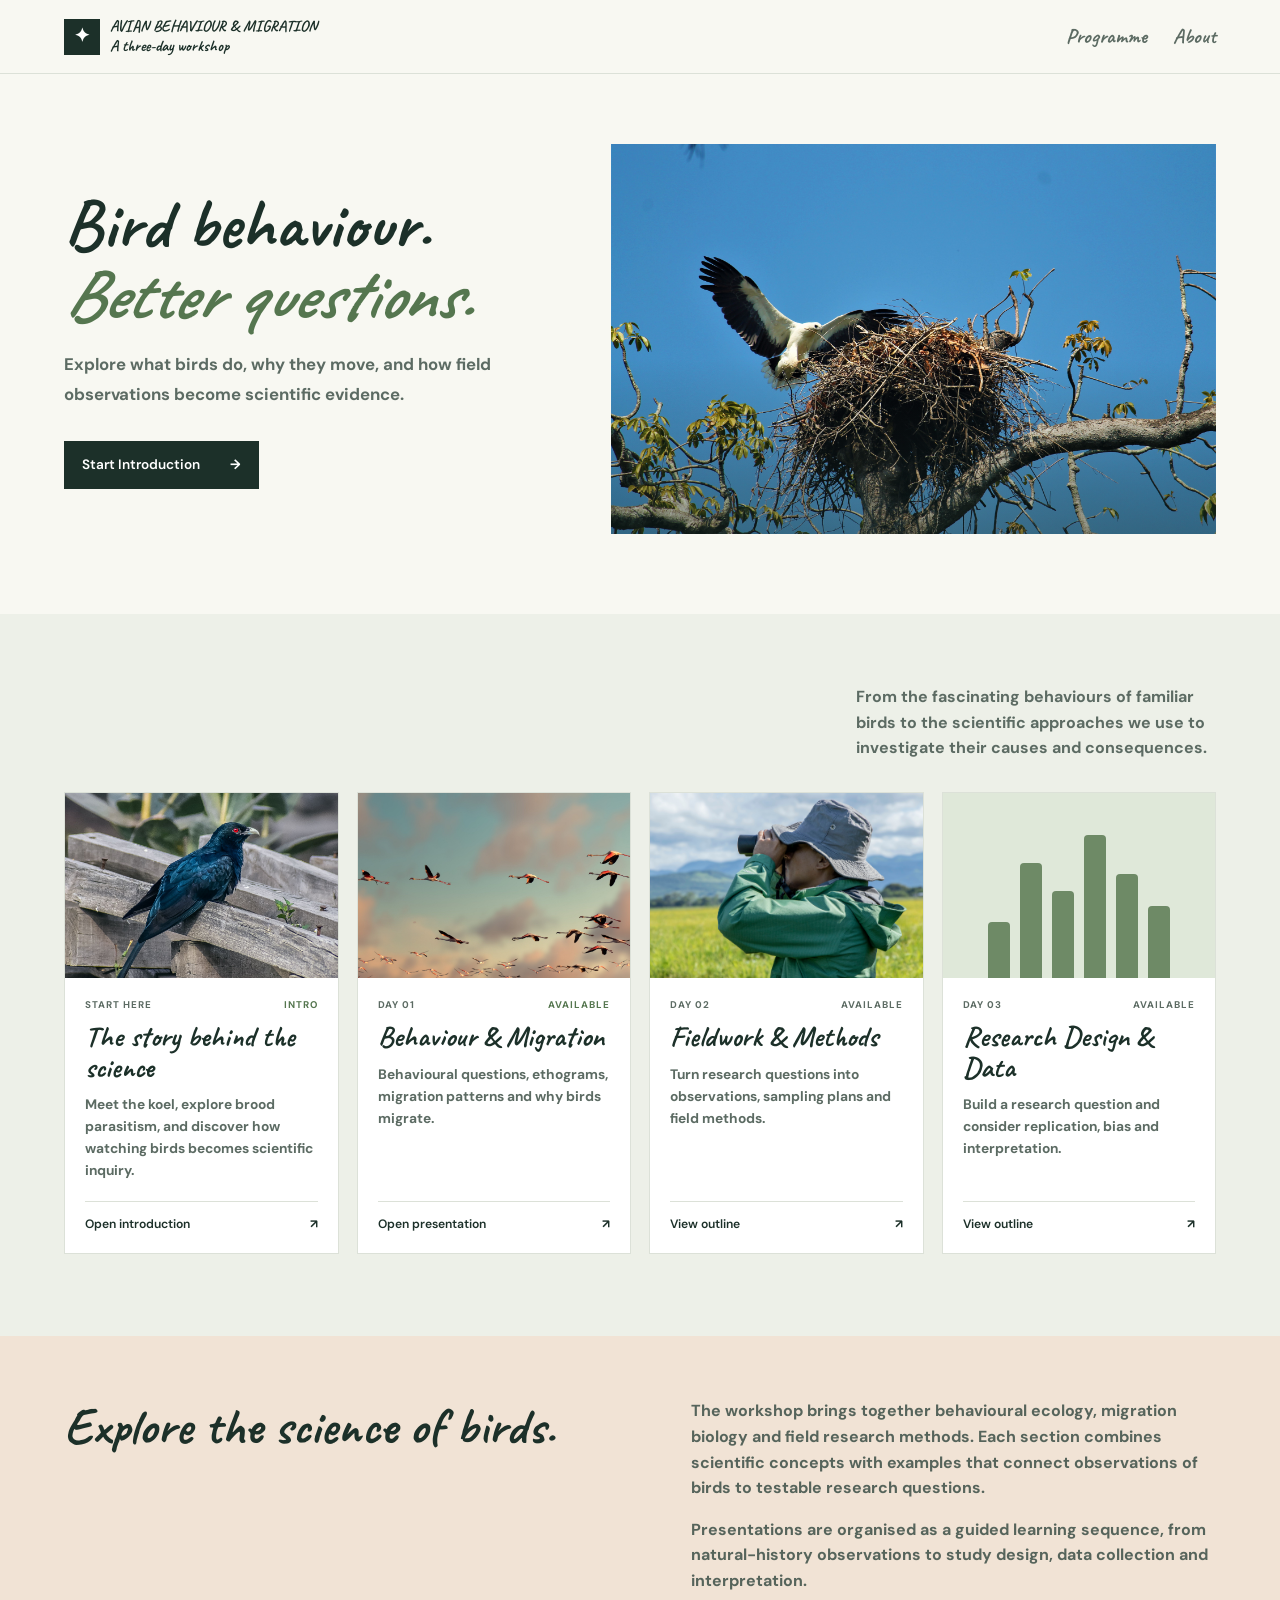
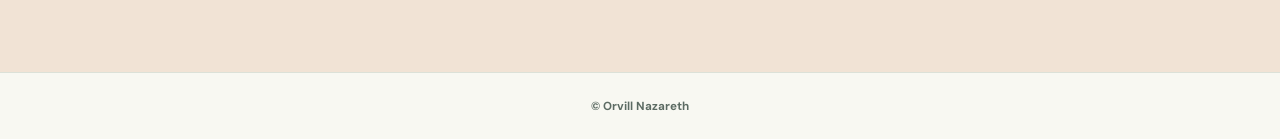
<file: index.html>
<!doctype html><html lang="en"><head><meta charset="utf-8"><meta name="viewport" content="width=device-width,initial-scale=1"><title>Avian Behaviour & Migration Workshop</title><link rel="preconnect" href="https://fonts.googleapis.com"><link rel="preconnect" href="https://fonts.gstatic.com" crossorigin><link href="https://fonts.googleapis.com/css2?family=Caveat:wght@400;500;600;700&family=DM+Sans:wght@400;500;600;700&family=Playfair+Display:wght@500;600;700&display=swap" rel="stylesheet"><link rel="stylesheet" href="assets/css/site.css"></head><body>
<header class="nav"><a class="brand" href="index.html" style="font-size:1rem;"><span class="brand-mark">✦</span><span>AVIAN BEHAVIOUR & MIGRATION <br>A three-day workshop</br></span></a><nav><a href="#programme" style="font-family: 'Caveat', cursive !important; font-size: 1.3rem; font-weight: 700;">Programme</a>
  <a href="#about" style="font-family: 'Caveat', cursive !important; font-size: 1.3rem; font-weight: 700;">About</a></nav></header>
<main><section class="hero"><div><h1>Bird behaviour.<br><em>Better questions.</em></h1><p class="lead">Explore what birds do, why they move, and how field observations become scientific evidence.</p><a class="button" href="introduction.html">Start Introduction<b>→</b></a></div><figure class="hero-photo"><img src="assets/images/cover.jpg" alt="cover"></figure></section>
<section class="programme" id="programme"><div class="section-head"><div class="section-heading-blank" aria-hidden="true"></div><p>From the fascinating behaviours of familiar birds to the scientific approaches we use to investigate their causes and consequences.</p></div><div class="cards">
<a class="card intro-card" href="introduction.html"><img src="assets/images/koel.jpeg" alt="Asian koel"><div class="card-body"><div class="meta"><span>START HERE</span><span class="live">INTRO</span></div><h3>The story behind the science</h3><p>Meet the koel, explore brood parasitism, and discover how watching birds becomes scientific inquiry.</p><span class="card-link">Open introduction <b>↗</b></span></div></a>
<a class="card" href="day-1.html"><img src="assets/images/flamingo.jpg" alt="flamingo cover"><div class="card-body"><div class="meta"><span>DAY 01</span><span class="live">AVAILABLE</span></div><h3>Behaviour & Migration</h3><p>Behavioural questions, ethograms, migration patterns and why birds migrate.</p><span class="card-link">Open presentation <b>↗</b></span></div></a>
<a class="card" href="day-2.html"><img src="assets/images/field-cover.jpg" alt="field-cover"><div class="card-body"><div class="meta"><span>DAY 02</span><span>AVAILABLE</span></div><h3>Fieldwork & Methods</h3><p>Turn research questions into observations, sampling plans and field methods.</p><span class="card-link">View outline <b>↗</b></span></div></a>
<a class="card" href="day-3.html"><div class="data-illustration"><span></span><span></span><span></span><span></span><span></span><span></span></div><div class="card-body"><div class="meta"><span>DAY 03</span><span>AVAILABLE</span></div><h3>Research Design & Data</h3><p>Build a research question and consider replication, bias and interpretation.</p><span class="card-link">View outline <b>↗</b></span></div></a></div></section>
<section class="about" id="about"><div><h2>Explore the science of birds.</h2></div><div><p>The workshop brings together behavioural ecology, migration biology and field research methods. Each section combines scientific concepts with examples that connect observations of birds to testable research questions.</p><p>Presentations are organised as a guided learning sequence, from natural-history observations to study design, data collection and interpretation.</p></div></section></main><footer class="footer" style="justify-content: center;"><span>© Orvill Nazareth</span></footer></body></html>
</file>
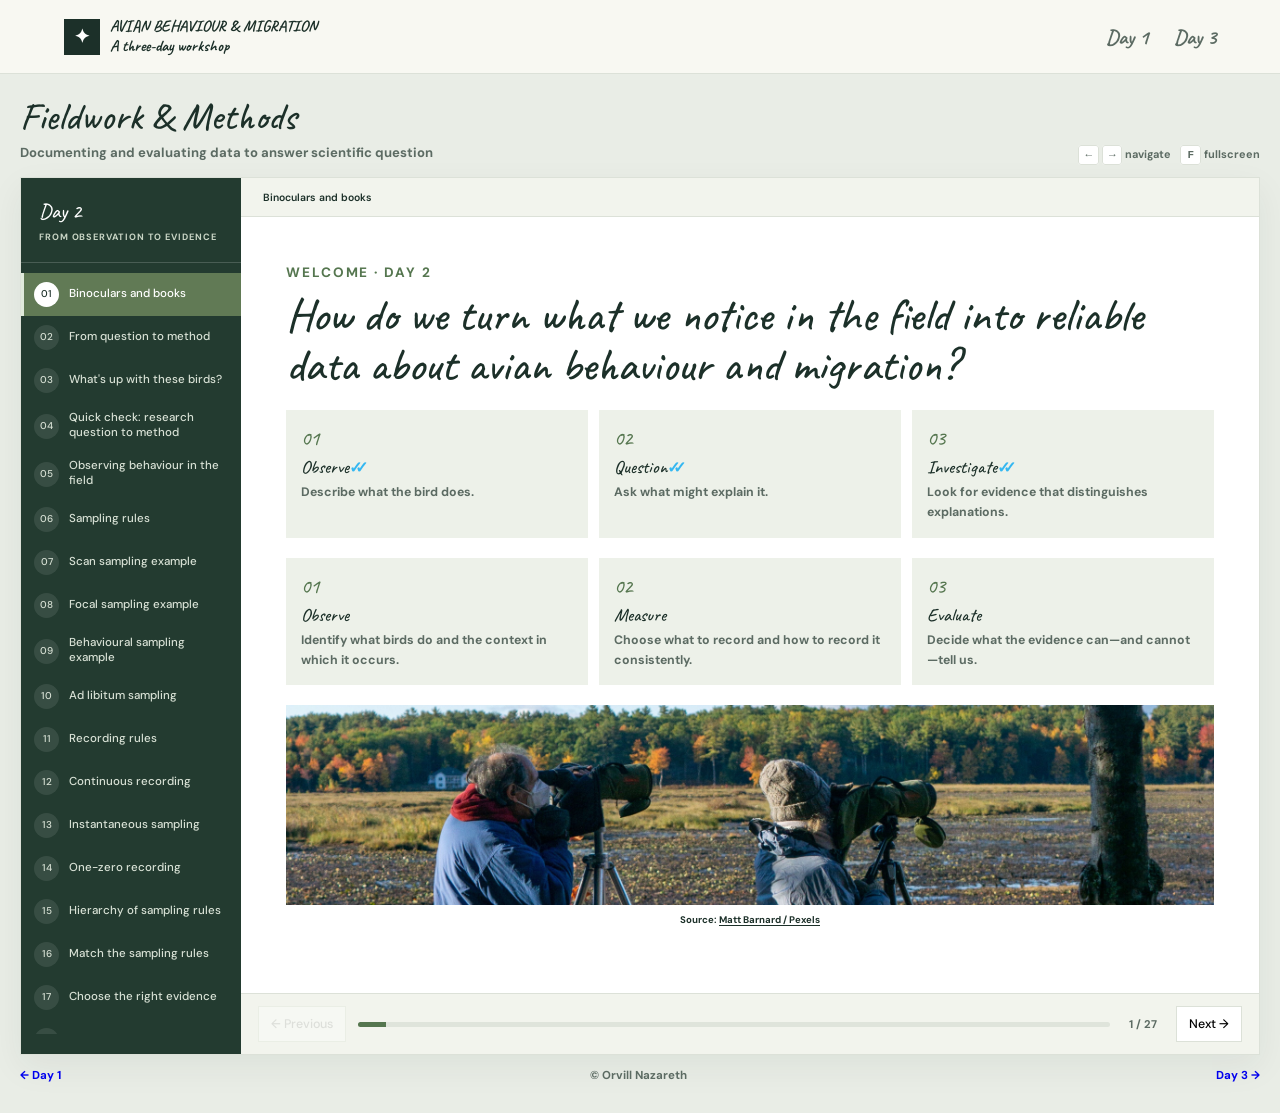
<file: day-2.html>
<!doctype html>
<html lang="en">
<head>
<meta charset="utf-8">
<meta name="viewport" content="width=device-width, initial-scale=1">
<title>Day 2 — Fieldwork and Methods</title>
<link rel="preconnect" href="https://fonts.googleapis.com">
        <link rel="preconnect" href="https://fonts.gstatic.com" crossorigin>
        <link href="https://fonts.googleapis.com/css2?family=Caveat:wght@400;500;600;700&family=DM+Sans:wght@400;500;600;700&display=swap" rel="stylesheet">
<link rel="stylesheet" href="assets/css/slides.css">
</head>
<body>
<header class="nav">
  <a class="brand" href="index.html" style="font-size:1rem;">
    <span class="brand-mark">✦</span>
    <span>AVIAN BEHAVIOUR &amp; MIGRATION<br>A three-day workshop</span>
  </a>
  <nav class="top-links">
    <a href="day-1.html" style="font-family: 'Caveat', cursive !important; font-size: 1.3rem; font-weight: 700;">Day 1</a>
    <a href="day-3.html" style="font-family: 'Caveat', cursive !important; font-size: 1.3rem; font-weight: 700;">Day 3</a>
  </nav>
</header>
<main class="wrap">
  <div class="deck-heading">
    <div>
      <h1>Fieldwork & Methods</h1>
      <p>Documenting and evaluating data to answer scientific question</p>
    </div>
    <div class="hint"><kbd>←</kbd> <kbd>→</kbd> navigate &nbsp; <kbd>F</kbd> fullscreen</div>
  </div>
  <div class="deck">
    <aside class="sidebar">
      <div class="sidebar-title"><strong>Day 2</strong><small>FROM OBSERVATION TO EVIDENCE</small></div>
      <nav class="slide-nav" id="slide-nav" aria-label="Slide navigation"></nav>
    </aside>
    <section class="stage">
      <div class="stage-bar"><b id="short-title">binoculars and books</b></div>
      <div class="slide-window">
        <section class="slide active" data-short="Binoculars and books" aria-hidden="false">
          <p class="eyebrow">WELCOME · DAY 2</p>
          <h2>How do we turn what we notice in the field into reliable data about avian behaviour and migration?</h2>
          <div class="feature-grid">
        <div>
            <span>01</span>
            <h3>Observe<span style="color: #34B7F1; font-size: .85em; font-weight: bold; letter-spacing: -7px; margin-left: 5;">✓✓</span></h3>
            <p>Describe what the bird does.</p>
        </div>
        <div>
            <span>02</span>
            <h3>Question<span style="color: #34B7F1; font-size: .85em; font-weight: bold; letter-spacing: -7px; margin-left: 5;">✓✓</span></h3>
            <p>Ask what might explain it.</p>
        </div>
        <div>
            <span>03</span>
            <h3>Investigate<span style="color: #34B7F1; font-size: .85em; font-weight: bold; letter-spacing: -7px; margin-left: 5;">✓✓</span></h3>
            <p>Look for evidence that distinguishes explanations.</p>
        </div>
    </div>
          <div class="feature-grid">
            <div>
              <span>01</span>
              <h3>Observe</h3>
              <p>Identify what birds do and the context in which it occurs.</p>
            </div>
            <div>
              <span>02</span>
              <h3>Measure</h3>
              <p>Choose what to record and how to record it consistently.</p>
            </div>
            <div>
              <span>03</span>
              <h3>Evaluate</h3>
              <p>Decide what the evidence can—and cannot—tell us.</p>
            </div>
          </div>
          <img class="wide-photo" src="assets/images/day2-cover.jpg" alt="people with camera">
            <figcaption class="image-source" style="font-size: .6rem;">Source: 
                <a href="https://www.pexels.com/photo/birders-standing-on-a-viewing-deck-14044330/" target="_blank" rel="noopener">
                    Matt Barnard / Pexels
                </a>
            </figcaption>
        </section>
        <section class="slide" data-short="From question to method" aria-hidden="true">
          <p class="eyebrow">MODULE 1 · FROM QUESTION TO METHOD</p><h2>Start with the question</h2>
          <div class="scenario"><p>You notice that birds appear to spend more time feeding in some parts of a wetland than others. You want to investigate whether food availability is related to foraging activity.</p></div>
          <div class="split">
            <div class="tile-grid four-tiles">
              <article><b>01</b><h3>Outcome</h3><p>What are we trying to explain?</p><p><strong>Example:</strong> time spent foraging.</p></article>
              <article><b>02</b><h3>Explanation</h3><p>What might account for variation?</p><p><strong>Example:</strong> food availability.</p></article>
              <article><b>03</b><h3>Context</h3><p>What factors might influence the pattern?</p><p><strong>Example:</strong> water depth, vegetation, organic matter.</p></article>
              <article><b>04</b><h3>Evidence</h3><p>What data would help answer the question?</p><p><strong>Example:</strong> behavioural records and resource sampling.</p></article>
            </div>
            <div>
              <figure><img src="assets/images/wetland.jpg" alt="wetland"><figcaption class="image-source">Source: <a href="https://www.pexels.com/photo/birds-in-flight-over-tranquil-wetland-at-sunrise-32952278/">Sanjeev Maurya / Pexels</a></figcaption></figure>
            </div>
          </div>
          <div class="callout">Does a bird spend more time in a patch because prey are more abundant, because preay are easier to catch, or because feeding elsewhere is less profitable?</div>
        </section>
        <section class="slide quiz-slide" data-short="What's up with these birds?" aria-hidden="true">
      <p class="eyebrow">MODULE 1 · ANSWER THIS</p>
      <h2>Why do these birds feed in different parts of a mudflat?</h2>
      <div class="four" style="text-align: center;">
        <article><figure><img src="assets/images/plover.jpeg" alt="plover"><figcaption class="image-source" style="font-size: .6rem;">Source: <a href="https://macaulaylibrary.org/photo/66209651?_gl=1*b1iuc3*_gcl_au*MTQzMTY4OTk4MC4xNzkyMzMyMzMy*_ga*MTM5NTA1Nzk1Ni4xNzkyMzMyMzMz*_ga_QR4NVXZ8BM*czE3OTI0NDQ1MTckbzIkZzEkdDE3OTI0NDQ2MTIkajYwJGwwJGgyMjYxMDAyNjk.">Christoph Moning / Macaulay Library at the Cornell Lab of Ornithology (ML66209651)</a></figcaption></figure><p>Little ringed plover</p></article>
        <article><figure><img src="assets/images/stilt.jpeg" alt="stilt"><figcaption class="image-source" style="font-size: .6rem;">Source: <a href="https://macaulaylibrary.org/photo/23442331?_gl=1*2871zc*_gcl_au*MTQzMTY4OTk4MC4xNzkyMzMyMzMy*_ga*MTM5NTA1Nzk1Ni4xNzkyMzMyMzMz*_ga_QR4NVXZ8BM*czE3OTI0NDQ1MTckbzIkZzEkdDE3OTI0NDQ4MzQkajM3JGwwJGgyMjYxMDAyNjk.">Ian Davies / Macaulay Library at the Cornell Lab of Ornithology (ML23442331)</a></figcaption></figure><p>Black-winged stilt</p></article>
        <article><figure><img src="assets/images/whimbrel.jpeg" alt="whimbrel"><figcaption class="image-source" style="font-size: .6rem;">Source: <a href="https://macaulaylibrary.org/photo/53143911?_gl=1*1meeh7j*_gcl_au*MTQzMTY4OTk4MC4xNzkyMzMyMzMy*_ga*MTM5NTA1Nzk1Ni4xNzkyMzMyMzMz*_ga_QR4NVXZ8BM*czE3OTI0NDQ1MTckbzIkZzEkdDE3OTI0NDUwNDckajI3JGwwJGgyMjYxMDAyNjk.">Terence Alexander / Macaulay Library at the Cornell Lab of Ornithology (ML53143911)</a></figcaption></figure><p>Eurasian whimbrel</p></article>
        <article><figure><img src="assets/images/curlew.jpeg" alt="curlew"><figcaption class="image-source" style="font-size: .6rem;">Source: <a href="https://macaulaylibrary.org/photo/66351051?_gl=1*a43dbf*_gcl_au*MTQzMTY4OTk4MC4xNzkyMzMyMzMy*_ga*MTM5NTA1Nzk1Ni4xNzkyMzMyMzMz*_ga_QR4NVXZ8BM*czE3OTI0NDQ1MTckbzIkZzEkdDE3OTI0NDUxNTYkajUyJGwwJGgyMjYxMDAyNjk.">Christoph Moning / Macaulay Library at the Cornell Lab of Ornithology (ML66351051)</a></figcaption></figure><p>Eurasian curlew</p></article>
      </div>
      <p class="slide-lead">A study by <a class = "slide-lead" href="https://doi.org/10.1002/ece3.70396">Aarif et al (2024)</a> found that these shorebirds used different areas within a mudflat. What could be a potential explaination for this pattern?</p>
      <div class="quiz-options" data-quiz>
        <div class="four">
        <button class="quiz-option" type="button" data-answer="correct" data-explanation="This is one explaination where differences in bill length can influence how deeply birds probe the sediment and which prey they can access, potentially leading them to forage in different parts of a mudflat."><b>A</b><span>Differences in Bill length.</span></button>
        <button class="quiz-option" type="button" data-answer="wrong" data-explanation="Plumage colour may influence camouflage or social signalling, but it does not directly explain differences in the depth at which birds can access prey."><b>B</b><span>Differences in plumage colour.</span></button>
        <button class="quiz-option" type="button" data-answer="wrong" data-explanation="Migratory distance may influence when species arrive at a wetland, but it does not directly explain how they partition feeding areas within a mudflat."><b>C</b><span>Differences in migratory distance.</span></button>
        <button class="quiz-option" type="button" data-answer="wrong" data-explanation="There is no basis for assuming that the birds avoid one another because of hostility; differences in habitat use may instead reflect feeding ecology and resource partitioning."><b>D</b><span>They all dislike each other.</span></button>
        </div>
        <p class="feedback" aria-live="polite">Choose an answer to see feedback.</p>
      </div>
    </section>
    <section class="slide quiz-slide" data-short="Quick check: research question to method" aria-hidden="true">
      <p class="eyebrow">MODULE 1 · QUICK CHECK</p>
      <h2>From research question to field method</h2>
      <p class="slide-lead">A researcher wants to investigate whether individual birds spend more time scanning their surroundings when potential predators are nearby. Which approach would best address this question?</p>
      <div class="quiz-options" data-quiz>
        <button class="quiz-option" type="button" data-answer="wrong" data-explanation="A species list documents which species occur at a site, but it does not measure vigilance or predator presence alongside it."><b>A</b><span>Compile a list of bird species recorded at the site.</span></button>
        <button class="quiz-option" type="button" data-answer="wrong" data-explanation="A single total bird count does not record individual vigilance behaviour or whether predators are nearby."><b>B</b><span>Count the number of birds present each morning.</span></button>
        <button class="quiz-option" type="button" data-answer="correct" data-explanation="Record vigilance using a consistent behavioural definition and document predator presence during repeated observations to examine the relationship between them."><b>C</b><span>Record vigilance and predator presence during repeated observations.</span></button>
        <button class="quiz-option" type="button" data-answer="wrong" data-explanation="Mapping nesting locations may be useful for a different question, but it does not directly measure vigilance in relation to predator presence."><b>D</b><span>Map the locations of active nests across the site.</span></button>
        <p class="feedback" aria-live="polite">Choose an answer to see feedback.</p>
      </div>
    </section>

<!--ind vs flock vs context-->
<section class="slide" data-short="Observing behaviour in the field" aria-hidden="true">
      <p class="eyebrow">MODULE 2 · OBSERVING BIRDS IN THE FIELD</p>
      <h2>What are we observing?</h2>
      <p class="slide-lead">Behavioural observation begins with a clear focus: an individual, a group, a particular interaction or a specific context.</p>
      <div class="feature-grid">
        <div><h3>Individual-focused</h3><p>Follow a particular bird and document its activities and interactions.</p><p><strong>Useful for:</strong> behavioural sequences and individual variation.</p><figure><img src="assets/images/roller.jpg" alt="roller" style="width:100%; max-height:250px; object-fit:contain;"><figcaption class="image-source" style="font-size: .6rem;">Source: <a href="https://www.pexels.com/photo/colorful-bird-on-a-tree-20433278/">Debayan Chakraborty / Pexels</a></figcaption></figure></div>
        <div><h3>Group-focused</h3><p>Observe interactions among individuals, such as aggression or coordinated movement.</p><p><strong>Useful for:</strong> social and collective behaviour.</p><figure><img src="assets/images/babbler.jpg" alt="babbler"  style="width:100%; max-height:250px; object-fit:contain;"><figcaption class="image-source" style="font-size: .6rem;">Source: <a href="https://www.pexels.com/photo/close-up-of-jungle-babblers-in-their-natural-habitat-32118341/">Eswar / Pexels</a></figcaption></figure></div>
        <div><h3>Context-focused</h3><p>Observe behaviour in a particular situation, such as feeding, courtship or a territorial encounter.</p><p><strong>Useful for:</strong> relating behaviour to its circumstances.</p><figure><img src="assets/images/crow-eagle.jpg" alt="roller"  style="width:100%; max-height:250px; object-fit:contain;"><figcaption class="image-source" style="font-size: .6rem;">Source: <a href="https://www.pexels.com/photo/majestic-eagle-and-ravens-in-snowy-conflict-30281941/">Odd Rune Falch / Pexels</a></figcaption></figure></div>
      </div>
      <div class="callout">These approaches can overlap. You might follow one bird during a territorial encounter while also recording nearby individuals.</div>
    </section>


<!--who are we sampling?-->
    
<section class="slide" data-short="Sampling rules" aria-hidden="true">
  <p class="eyebrow">MODULE 2 · SAMPLING AVIAN BEHAVIOUR</p>
  <h2>First, who are we watching?</h2>
  <p class="slide-lead">
    The sampling rule determines which individuals you observe and how your observations are organised.
  </p>

  <div class="tile-grid two-tiles">
    <article>
      <h3>Focal-animal sampling</h3>
      <p><b>Follow one individual.</b></p>
      <p>Record the behaviour of a selected bird throughout a defined observation period.</p>

      <div class="table-wrap">
        <table>
          <thead>
            <tr>
              <th>Time (MM:SS)</th>
              <th>Behaviour</th>
            </tr>
          </thead>
          <tbody>
            <tr>
              <td>00:00–02:00</td>
              <td>Feeding</td>
            </tr>
            <tr>
              <td>02:00–02:30</td>
              <td>Vigilance</td>
            </tr>
            <tr>
              <td>02:30–04:00</td>
              <td>Feeding</td>
            </tr>
            <tr>
              <td>04:00–04:30</td>
              <td>Preening</td>
            </tr>
            <tr>
              <td>04:30–06:00</td>
              <td>Feeding</td>
            </tr>
          </tbody>
        </table>
      </div>

      <p><b>Example question:</b> How much time does an individual bird spend feeding?</p>
    </article>

    <article>
      <h3>Scan sampling</h3>
      <p><b>Check the group at set intervals.</b></p>
      <p>At each scan, record what each visible bird is doing at that moment.</p>

      <div class="table-wrap">
        <table>
          <thead>
            <tr>
              <th>Scan time</th>
              <th>Feeding</th>
              <th>Resting</th>
              <th>Preening</th>
            </tr>
          </thead>
          <tbody>
            <tr>
              <td>10:00</td>
              <td>6</td>
              <td>3</td>
              <td>1</td>
            </tr>
            <tr>
              <td>10:02</td>
              <td>5</td>
              <td>4</td>
              <td>1</td>
            </tr>
            <tr>
              <td>10:04</td>
              <td>7</td>
              <td>2</td>
              <td>1</td>
            </tr>
            <tr>
              <td>10:06</td>
              <td>8</td>
              <td>1</td>
              <td>1</td>
            </tr>
          </tbody>
        </table>
      </div>

      <p><b>Example question:</b> What proportion of a flock is feeding at each scan?</p>
    </article>
  </div>

  <div class="callout" style="margin-top: 12px;">
    <b>Notice the difference:</b> focal sampling follows one bird through time; scan sampling captures the group's behaviour at particular moments.
  </div>
</section>
  
    


<!--scan sampling example paper-->


<section class="slide" data-short="Scan sampling example" aria-hidden="true">
  <p class="eyebrow">MODULE 2 · SAMPLING AVIAN BEHAVIOUR</p>
  <h2>Do flocks of ibis behave differently between urban parks and wetlands?</h2>
  <p class="slide-lead">
    Case study: Human-provided food increases aggregation but does not change activity budgets in an urban wading bird.
  </p>

  <div class="split">
    <div>
      <figure class="image-placeholder">
        <img src="assets/images/ibis-scan.jpeg"
             alt="A flock of American white ibis feeding and resting together" style="height: 350px; object-fit: contain;">
             <figcaption class="image-source" style="font-size: .6rem;">Source: <a href="https://doi.org/10.1093/jue/juae017">Wilson et al. (2024)</a></figcaption>
      </figure>
    </div>

    <div>
      <h3>The research question</h3>
      <p>
        Did the activity budgets of ibis flocks differ between urban
        parks and more natural wetland sites?
      </p>

      <h3>What did the researchers do?</h3>
      <ul>
        <li>Scanned flocks at approximately 10-minute intervals.</li>
        <li>Recorded the behaviour of all visible ibis during each scan.</li>
        <li>Calculated the proportion of the flock observed performing
            each behaviour.</li>
        <li>Compared activity patterns between urban and natural sites.</li>
      </ul>

      <h3>What did they find?</h3>
      <p>
        Activity budgets were broadly similar between site types,
        although a larger proportion of urban birds was observed walking.
      </p>
    </div>
  </div>

  <div class="callout" style="margin-top: 12px;">
    <b>Why scan sampling?</b> The researchers wanted to compare the
    distribution of activities across entire flocks, not reconstruct
    every individual's behavioural sequence.
  </div>
</section>

<!--focal sampling example paper-->


<section class="slide" data-short="Focal sampling example" aria-hidden="true">
  <p class="eyebrow">MODULE 2 · SAMPLING AVIAN BEHAVIOUR</p>
  <h2>What does an individual ibis at the park do all day?</h2>
  <p class="slide-lead">
    The same study <a class="slide-lead" href="https://doi.org/10.1093/jue/juae017">(Wilson et al. 2024)</a> used a different sampling rule to study effect of flock size and food provisioning on behaviour
  </p>

  <div class="split">
    <div>
      <figure class="image-placeholder">
        <img src="assets/images/ibis-focal.jpg"
             alt="An American white ibis foraging in an urban park">
             <figcaption class="image-source" style="font-size: .6rem;">Source: <a href="https://campjen.com/f/return-to-flamingo-gardens">Camp Jen</a></figcaption>
      </figure>
    </div>

    <div>
      <h3>The research question</h3>
      <p>
        Within urban parks, how are ibis activity patterns associated
        with flock size and the frequency of human food provisioning?
      </p>

      <h3>What did the researchers do?</h3>
      <ul>
        <li>Selected an individual adult ibis from a flock.</li>
        <li>Conducted a focal follow lasting up to 10 minutes.</li>
        <li>Recorded behaviours including foraging, grooming, resting,
            vigilance, walking, flying and responses to disturbance.</li>
        <li>Related time spent in selected behaviours to flock size
            and human food provisioning.</li>
      </ul>

      <h3>What did they find?</h3>
      <p>🍽️ Foraging time <b>↓</b> as flock size <b>↑</b> and food provisioning <b>↑</b></p>
  <p>The researchers found no clear evidence that those factors affected grooming or vigilance time.</p>
    </div>
  </div>

  <div class="callout" style="margin-top: 12px;">
    <b>Why focal sampling?</b> Following one bird allowed researchers
    to estimate its activity budget and examine how its behaviour
    related to its social and feeding environment.
  </div>
</section>

<!--Behavioural sampling-->

<section class="slide" data-short="Behavioural sampling example" aria-hidden="true">
  <p class="eyebrow">MODULE 2 · SAMPLING AVIAN BEHAVIOUR</p>
  <h2>Do cormorant species differ in how they forage?</h2>
  <p class="slide-lead">
    A study <a class="slide-lead" href="https://pmc.ncbi.nlm.nih.gov/articles/PMC4892461/">(Mahendiran 2016)</a> of three sympatric cormorant species in India.
  </p>

  <div class="split">
    <div>
      <figure class="image-placeholder">
        <img src="assets/images/cormorants.jpg"
             alt="Cormorants diving and foraging in water">
             <figcaption class="image-source" style="font-size: .6rem;">Source: <a href="https://www.pexels.com/photo/group-of-cormorants-swimming-in-blue-water-37475337/"
           target="_blank" rel="noopener">Dogan şimşek / Pexels</a></figcaption>
      </figure>
    </div>

    <div>
      <h3>The research question</h3>
      <p>
        How do three coexisting cormorant species differ in their use
        of time while foraging, and how might these differences
        contribute to coexistence?
      </p>

      <h3>What did the researchers do?</h3>
      <ul>
        <li>Used focal-animal sampling to follow individuals during foraging bouts.</li>
        <li>Recorded the beginning and end of foraging bouts and noted interruptions.</li>
      </ul>

      <h3>What did this allow them to measure?</h3>
      <p>
        The researchers could compare foraging time and diving behaviour
        among species, investigating how they partitioned this resource.
      </p>
    </div>
  </div>

  <div class="callout" style="margin-top: 12px;">
    <b>Why focal sampling?</b> The question required detailed observations
    of individual foraging bouts, not simply counts of birds present.
  </div>
</section>

<!--ad libidum sampling-->

<section class="slide" data-short="Ad libitum sampling" aria-hidden="true">
  <p class="eyebrow">MODULE 2 · SAMPLING AVIAN BEHAVIOUR</p>
  <h2>What if you don't yet know what to look for?</h2>
  <p class="slide-lead">
    Ad libitum sampling: record any behaviour that catches your attention, without a predefined sampling rule.
  </p>

  <div class="split">
    <div>
      <figure class="image-placeholder">
        <img src="assets/images/parakeet.jpg"
             alt="Parakeets interacting on a perch">
             <figcaption class="image-source" style="font-size: .6rem;">Source: <a href="https://www.pexels.com/photo/close-up-of-parrots-perching-on-the-branch-16716629/">Artem Makarov / Pexels</a></figcaption>
      </figure>
      <p class="image-source">
        Example: exploratory observations of captive parakeets <a class="image-source" href="https://doi.org/10.1007/BF03544297">(Clyvia, Faggioli & Cipreste, 2015)</a>
      </p>
    </div>

    <div>
      <h3>Imagine observing a pair of parakeets</h3>
      <p>You notice and write down behaviours as they occur:</p>

      <div class="table-wrap">
        <table>
          <thead>
            <tr>
              <th>Observation</th>
              <th>Behaviour noted</th>
            </tr>
          </thead>
          <tbody>
            <tr>
              <td>1</td>
              <td>One bird feeds the other.</td>
            </tr>
            <tr>
              <td>2</td>
              <td>One bird displaces the other from a perch.</td>
            </tr>
            <tr>
              <td>3</td>
              <td>Both birds preen their feathers.</td>
            </tr>
            <tr>
              <td>4</td>
              <td>One bird repeatedly plucks its own feathers.</td>
            </tr>
          </tbody>
        </table>
      </div>

      <h3>What can you learn?</h3>
      <p>
        These notes may help you identify a range of behaviours,
        develop an ethogram and formulate questions for a more
        structured study.
      </p>
    </div>
  </div>

  <div class="callout" style="margin-top: 12px;">
    <b>Important limitation:</b> conspicuous or unusual behaviours are more likely to be recorded. Ad libitum observations alone cannot reliably estimate behavioural frequency or the proportion of time spent on each activity.
  </div>
</section>


<!--Recording rules-->

<section class="slide" data-short="Recording rules" aria-hidden="true">
  <p class="eyebrow">MODULE 2 · SAMPLING AVIAN BEHAVIOUR</p>
  <h2>How do we record what we see?</h2>
  <p class="slide-lead">
    Recording rules determine how each behaviour is documented during an observation.
  </p>

  <div class="tile-grid two-tiles">
    <article>
      <h3>Continuous recording</h3>
      <p><b>Record every behavioural change.</b></p>
      <p>Note when a behaviour starts and ends, and record each occurrence according to your protocol.</p>
      <div class="table-wrap">
        <table>
          <thead>
            <tr>
              <th>Time</th>
              <th>Behaviour</th>
            </tr>
          </thead>
          <tbody>
            <tr><td>00:00–01:00</td><td>Feeding</td></tr>
            <tr><td>01:00–01:30</td><td>Preening</td></tr>
            <tr><td>01:30–02:00</td><td>Feeding</td></tr>
          </tbody>
        </table>
      </div>
      <p><b>Useful for:</b> measuring behavioural frequency, duration and sequences.</p>
    </article>

    <article>
      <h3>Time (interval) sampling</h3>
      <p><b>Record behaviour at specific moments.</b></p>
      <p>At predetermined times, note the behaviour being performed at that instant.</p>
      <div class="table-wrap">
        <table>
          <thead>
            <tr>
              <th>Scan time</th>
              <th>Behaviour</th>
            </tr>
          </thead>
          <tbody>
            <tr><td>00:00</td><td>Feeding</td></tr>
            <tr><td>00:30</td><td>Feeding</td></tr>
            <tr><td>01:00</td><td>Preening</td></tr>
            <tr><td>01:30</td><td>Feeding</td></tr>
          </tbody>
        </table>
      </div>
      <p><b>Useful for:</b> estimating activity budgets and comparing activity patterns.</p>
    </article>
  </div>

  <div class="callout" style="margin-top: 12px;">
    <b>Remember:</b> Continuous recording captures what happens between observations; instantaneous recording captures only what is happening at the selected moments.
  </div>
</section>

<!--Continuous recording-->

<section class="slide" data-short="Continuous recording" aria-hidden="true">
  <p class="eyebrow">MODULE 2 · RECORDING AVIAN BEHAVIOUR</p>
  <h2>When does the behaviour start and end?</h2>
  <p class="slide-lead">
    Continuous recording captures the timing and duration of every observed behavioural bout.
  </p>
<div class="split">
  <div class="scenario">
    <h3>Example: following a sunbird while it feeds</h3>
    <div class="table-wrap">
      <table>
        <thead>
          <tr>
            <th>Start</th>
            <th>End</th>
            <th>Behaviour</th>
            <th>Duration</th>
          </tr>
        </thead>
        <tbody>
          <tr><td>09:00:00 AM</td><td>09:00:18 AM</td><td>Feeding</td><td>18 sec</td></tr>
          <tr><td>09:00:18 AM</td><td>09:00:25 AM</td><td>Vigilance</td><td>7 sec</td></tr>
          <tr><td>09:00:25 AM</td><td>09:00:47 AM</td><td>Feeding</td><td>22 sec</td></tr>
          <tr><td>09:00:47 AM</td><td>09:01:00 AM</td><td>Preening</td><td>13 sec</td></tr>
        </tbody>
      </table>
    </div>
  </div>
  <div><figure><img src="assets/images/sunbird.jpg" alt="sunbird"><figcaption class="image-source" style="font-size: .6rem;">Source: <a href="https://www.pexels.com/photo/vibrant-sunbird-perched-on-a-flowering-branch-32343608/">Arjun Ramanuja</a></figcaption></figure></div>
</div>
  <div class="tile-grid two-tiles" style="margin-top: 12px;">
    <article>
      <h3>What can we calculate?</h3>
      <p><b>Total feeding time:</b> 40 seconds</p>
      <p><b>Number of feeding bouts:</b> 2</p>
      <p><b>Time spent feeding:</b> 66.7% of the 60-second observation.</p>
    </article>
    <article>
      <h3>Why is this useful?</h3>
      <p>It captures short behaviours that might be missed during periodic checks and allows us to study behavioural sequences.</p>
    </article>
  </div>

  <div class="callout" style="margin-top: 12px;">
    <b>Key idea:</b> Continuous recording is particularly useful when the timing, frequency or duration of behaviour matters.
  </div>
</section>


<!--Instantaneous sampling-->

<section class="slide" data-short="Instantaneous sampling" aria-hidden="true">
  <p class="eyebrow">MODULE 2 · RECORDING AVIAN BEHAVIOUR</p>
  <h2>What is the bird doing right now?</h2>
  <p class="slide-lead">
    Instantaneous sampling captures behaviour at predetermined moments, rather than recording every change.
  </p>
<div class="split">
  <div class="scenario">
    <h3>Example: recording a bird every 1 minute</h3>
    <div class="table-wrap">
      <table>
        <thead>
          <tr>
            <th>Time</th>
            <th>Observed behaviour</th>
          </tr>
        </thead>
        <tbody>
          <tr><td>09:00 AM</td><td>Feeding</td></tr>
          <tr><td>09:01 AM</td><td>Feeding</td></tr>
          <tr><td>09:02 AM</td><td>Vigilance</td></tr>
          <tr><td>09:03 AM</td><td>Feeding</td></tr>
          <tr><td>09:04 AM</td><td>Preening</td></tr>
          <tr><td>09:05 AM</td><td>Feeding</td></tr>
        </tbody>
      </table>
    </div>
  </div>
  <div><figure><img src="assets/images/sunbird.jpg" alt="sunbird"><figcaption class="image-source" style="font-size: .6rem;">Source: <a href="https://www.pexels.com/photo/vibrant-sunbird-perched-on-a-flowering-branch-32343608/">Arjun Ramanuja</a></figcaption></figure></div>
  </div>

  <div class="tile-grid two-tiles" style="margin-top: 12px;">
    <article>
      <h3>What can we calculate?</h3>
      <p>Feeding was recorded in 4 of the 6 observations.</p>
      <p><b>Observed proportion feeding:</b> 66.7% of scans.</p>
    </article>
    <article>
      <h3>What might we miss?</h3>
      <p>A brief behaviour that occurs and ends between two recording moments may never appear in the dataset.</p>
    </article>
  </div>

  <div class="callout" style="margin-top: 12px;">
    <b>Key idea:</b> Instantaneous recording estimates behavioural patterns from snapshots; it does not reveal the exact duration of every behavioural bout.
  </div>
</section>

<!--one zero recording-->

<section class="slide" data-short="One-zero recording" aria-hidden="true">
  <p class="eyebrow">MODULE 2 · RECORDING AVIAN BEHAVIOUR</p>
  <h2>Did play happen during this interval?</h2>
  <p class="slide-lead">
    One-zero recording captures whether a behaviour occurred at any point within a defined time interval.
  </p>
<div class="split">
  <div class="scenario">
    <h3>Example: recording play in a pair of parrots</h3>
    <p>
      You observe two parrots for one minute, dividing the session into
      10-second intervals. You record play as 1 if it occurs at any
      point during an interval, and 0 if it does not.
    </p>

    <div class="table-wrap">
      <table>
        <thead>
          <tr>
            <th>Interval</th>
            <th>Play observed?</th>
            <th>Score</th>
          </tr>
        </thead>
        <tbody>
          <tr><td>00–10 sec</td><td>Yes</td><td>1</td></tr>
          <tr><td>10–20 sec</td><td>No</td><td>0</td></tr>
          <tr><td>20–30 sec</td><td>Yes</td><td>1</td></tr>
          <tr><td>30–40 sec</td><td>Yes</td><td>1</td></tr>
          <tr><td>40–50 sec</td><td>No</td><td>0</td></tr>
          <tr><td>50–60 sec</td><td>Yes</td><td>1</td></tr>
        </tbody>
      </table>
    </div>
  </div>
  <div><figure><img src="assets/images/parrot.jpg" alt="sunbird"><figcaption class="image-source" style="font-size: .6rem;">Source: <a href="https://www.pexels.com/photo/kea-parrot-resting-on-vehicle-in-new-zealand-32971503/">Mark Direen</a></figcaption></figure></div>
</div>
  <div class="tile-grid two-tiles" style="margin-top: 12px;">
    <article>
      <h3>What can we calculate?</h3>
      <p><b>Intervals containing play:</b> 4 of 6</p>
      <p><b>One-zero score:</b> 4/6 = 66.7%</p>
    </article>
    <article>
      <h3>What can't we conclude?</h3>
      <p>We cannot say that the parrots spent 66.7% of their time playing, or determine how many separate play bouts occurred.</p>
    </article>
  </div>

  <div class="callout" style="margin-top: 12px;">
    <b>Why use one-zero?</b> Brief, repeated play bouts may occur between instantaneous sample points. One-zero recording captures their occurrence within each interval, although it does not measure their duration.
  </div>
</section>


<!--infographic from measuring behaviour-->
<section class="slide" data-short="Hierarchy of sampling rules" aria-hidden="true">
  <p class="eyebrow">MODULE 2 · SAMPLING BEHAVIOUR</p>
  <h2>How do we organise behavioural observations?</h2>

  <p>
    Measuring behaviour involves more than simply watching an animal.
    We need to decide <strong>what to observe, when to observe it, and how
    to record what happens.</strong>
  </p>

  <img
    src="assets/images/infograhic.jpg"
    alt="Hierarchy of sampling rules used to measure animal behaviour"
    style="display:block; width:100%; max-height:55vh; object-fit:contain; margin:1rem auto;"
  >
  <figcaption class="image-source" style="font-size: .6rem;">Source: <a href="https://www.cambridge.org/highereducation/books/measuring-behaviour/F0EFD7584216BA72AE913C124C29FFE4#overview">Martin & Bateson, 2007</a></figcaption>

  <div class="callout">
    <strong>The key takeaway:</strong> Sampling and recording rules work together.
    The right combination depends on your research question, the behaviour
    you want to measure, and the time you have available for observation.
  </div>
</section>


<!--quiz sampling methods-->


<section class="slide" data-short="Match the sampling rules" aria-hidden="true">
  <p class="eyebrow">MODULE 2 · SAMPLING AVIAN BEHAVIOUR</p>
  <h2>How would you observe this behaviour?</h2>
  <p class="slide-lead">
    You are studying a group of parakeets. Match each research objective
    to the sampling or recording rule that would best produce the evidence you need.
  </p>

  <div class="matching-quiz" id="behaviour-matching-quiz">

    <div class="match-row">
      <div class="match-question">
        <span class="match-number">01</span>
        <div>
          <h3>Individual activity budget</h3>
          <p>You want to calculate exactly how long one parakeet spends preening during a 10-minute observation.</p>
        </div>
      </div>
      <div class="match-answer">
        <label for="behaviour-match-1">Choose a method</label>
        <select id="behaviour-match-1" data-answer="focal">
          <option value="">Select a method…</option>
          <option value="scan">Scan sampling with instantaneous recording</option>
          <option value="focal">Focal-animal sampling with continuous recording</option>
          <option value="zero">One-zero recording</option>
          <option value="adlib">Ad libitum sampling</option>
        </select>
      </div>
      <p class="match-feedback" aria-live="polite"></p>
    </div>

    <div class="match-row">
      <div class="match-question">
        <span class="match-number">02</span>
        <div>
          <h3>Flock activity</h3>
          <p>Every minute, you want to estimate how many visible parakeets are feeding, resting or preening.</p>
        </div>
      </div>
      <div class="match-answer">
        <label for="behaviour-match-2">Choose a method</label>
        <select id="behaviour-match-2" data-answer="scan">
          <option value="">Select a method…</option>
          <option value="adlib">Ad libitum sampling</option>
          <option value="zero">One-zero recording</option>
          <option value="scan">Scan sampling with instantaneous recording</option>
          <option value="focal">Focal-animal sampling with continuous recording</option>
        </select>
      </div>
      <p class="match-feedback" aria-live="polite"></p>
    </div>

    <div class="match-row">
      <div class="match-question">
        <span class="match-number">03</span>
        <div>
          <h3>Unfamiliar interactions</h3>
          <p>You are exploring a newly observed social behaviour and want to document the different behaviours that occur before designing a structured study.</p>
        </div>
      </div>
      <div class="match-answer">
        <label for="behaviour-match-3">Choose a method</label>
        <select id="behaviour-match-3" data-answer="adlib">
          <option value="">Select a method…</option>
          <option value="focal">Focal-animal sampling with continuous recording</option>
          <option value="scan">Scan sampling with instantaneous recording</option>
          <option value="adlib">Ad libitum sampling</option>
          <option value="zero">One-zero recording</option>
        </select>
      </div>
      <p class="match-feedback" aria-live="polite"></p>
    </div>

    <div class="match-row">
      <div class="match-question">
        <span class="match-number">04</span>
        <div>
          <h3>Occurrence of play</h3>
          <p>You want to know which 10-second intervals contain at least one bout of play, but cannot continuously record every event.</p>
        </div>
      </div>
      <div class="match-answer">
        <label for="behaviour-match-4">Choose a method</label>
        <select id="behaviour-match-4" data-answer="zero">
          <option value="">Select a method…</option>
          <option value="scan">Scan sampling with instantaneous recording</option>
          <option value="focal">Focal-animal sampling with continuous recording</option>
          <option value="adlib">Ad libitum sampling</option>
          <option value="zero">One-zero recording</option>
        </select>
      </div>
      <p class="match-feedback" aria-live="polite"></p>
    </div>

    <div class="match-controls">
      <button type="button" class="match-submit">Check answers</button>
      <button type="button" class="match-reset">Try again</button>
      <p class="match-score" aria-live="polite"></p>
    </div>

    <div class="match-explanation" hidden>
      <h3>Why these rules?</h3>
      <ul>
        <li><b>Focal + continuous:</b> following one bird and recording each behaviour change allows you to calculate the duration of preening bouts and total preening time.</li>
        <li><b>Scan + instantaneous:</b> recording the behaviour of visible individuals at fixed moments provides a snapshot of flock activity.</li>
        <li><b>Ad libitum:</b> recording whatever you notice can help discover behaviours and develop an ethogram, but it is not suitable for unbiased activity budgets.</li>
        <li><b>One-zero:</b> recording whether play occurred at any point in each interval captures its occurrence, but not its duration or the number of bouts.</li>
      </ul>
      <p class="match-takeaway">
        Remember: sampling rules determine who or what you observe; recording rules determine how you record the behaviour.
      </p>
    </div>

  </div>
</section>














    
    

<section class="slide module-1-quiz" data-short="Choose the right evidence" aria-hidden="true">
  <p class="eyebrow" style="margin-top: 0; margin-bottom: 4px;">MODULE 2 · QUICK CHECK</p>
  <h2 style="margin-top: 4px; margin-bottom: 6px;">Choosing the right evidence</h2>
  <p class="slide-lead" style="margin-top: 0; margin-bottom: 8px;">Choose the method that best matches each research question.</p>

  <div class="scenario" style="margin-top: 6px; margin-bottom: 6px; padding-top: 8px; padding-bottom: 8px;">
    <p class="eyebrow" style="margin-top: 0; margin-bottom: 5px;">1. You want to estimate the proportion of time an individual bird spends preening.</p>
    <div class="quiz-options" data-quiz>
      <button class="quiz-option" type="button" data-answer="wrong"
        data-explanation="A bird count measures the number of birds encountered, not the time an individual spends preening.">
        <b>A</b><span>Count all birds seen during a 30-minute walk.</span>
      </button>
      <button class="quiz-option" type="button" data-answer="correct"
        data-explanation="Following an individual and recording the duration of preening directly measures time spent in that behaviour.">
        <b>B</b><span>Follow an individual and record the duration of preening.</span>
      </button>
      <button class="quiz-option" type="button" data-answer="wrong"
        data-explanation="Vegetation cover describes the habitat but does not directly measure the bird's behaviour.">
        <b>C</b><span>Measure vegetation cover around the observation site.</span>
      </button>
      <p class="feedback" aria-live="polite" style="margin-top: 4px; margin-bottom: 0;">Choose an answer to see feedback.</p>
    </div>
  </div>

  <div class="scenario" style="margin-top: 6px; margin-bottom: 6px; padding-top: 8px; padding-bottom: 8px;">
    <p class="eyebrow" style="margin-top: 0; margin-bottom: 5px;">2. You want to compare insect availability between two wetland sites.</p>
    <div class="quiz-options" data-quiz>
      <button class="quiz-option" type="button" data-answer="wrong"
        data-explanation="Bird songs may provide information about bird activity, but they do not measure insect availability.">
        <b>A</b><span>Record the songs heard at each site.</span>
      </button>
      <button class="quiz-option" type="button" data-answer="correct"
        data-explanation="Using the same insect-sampling method and comparable effort at both sites produces data that can be compared.">
        <b>B</b><span>Sample insects at both sites using the same method and effort.</span>
      </button>
      <button class="quiz-option" type="button" data-answer="wrong"
        data-explanation="Counting birds measures bird abundance, not the availability of their insect prey.">
        <b>C</b><span>Count the number of birds present at each site.</span>
      </button>
      <p class="feedback" aria-live="polite" style="margin-top: 4px; margin-bottom: 0;">Choose an answer to see feedback.</p>
    </div>
  </div>

  <div class="scenario" style="margin-top: 6px; margin-bottom: 6px; padding-top: 8px; padding-bottom: 8px;">
    <p class="eyebrow" style="margin-top: 0; margin-bottom: 5px;">3. You want to test whether vigilance changes when another bird approaches.</p>
    <div class="quiz-options" data-quiz>
      <button class="quiz-option" type="button" data-answer="wrong"
        data-explanation="A list of species does not capture changes in an individual's vigilance during an encounter.">
        <b>A</b><span>List the bird species present in the area.</span>
      </button>
      <button class="quiz-option" type="button" data-answer="wrong"
        data-explanation="A single observation of vigilance cannot show how it changes in relation to another bird approaching.">
        <b>B</b><span>Record vigilance once, without noting nearby activity.</span>
      </button>
      <button class="quiz-option" type="button" data-answer="correct"
        data-explanation="Repeatedly recording vigilance and whether another bird approaches allows you to examine their association.">
        <b>C</b><span>Record vigilance and approaching birds during repeated observations.</span>
      </button>
      <p class="feedback" aria-live="polite" style="margin-top: 4px; margin-bottom: 0;">Choose an answer to see feedback.</p>
    </div>
  </div>

  <div class="callout" style="margin-top: 6px; margin-bottom: 0; padding-top: 8px; padding-bottom: 8px;">
    The method should measure the variable in your research question, using consistent procedures and comparable effort.
  </div>
</section>


<!--Methods of data collection-->  

<section class="slide" data-short="Observing birds" aria-hidden="true">
  <p class="eyebrow">MODULE 2 · FIELD METHODS</p>
  <h2>How do we collect behavioural data?</h2>
  <p class="slide-lead">
    Different approaches reveal different aspects of a bird's behaviour.
  </p>

  <div class="four">

    <article>
      <h3>1. Human observation</h3>
      <figure>
        <img src="assets/images/binocs.jpg"
             alt="Birdwatcher observing birds through binoculars">
             <figcaption class="image-source" style="font-size: .6rem;">Source: <a href="https://www.pexels.com/photo/a-person-holding-binoculars-5014697/">Arthouse Studio / Pexels</a></figcaption>
      </figure>
      <p>Observe birds directly using binoculars, spotting scopes or the unaided eye.</p>
      <p><b>Useful for:</b> feeding, courtship, social interactions and parental care.</p>
    </article>

    <article>
      <h3>2. Image-based recording</h3>
      <figure>
        <img src="assets/images/camera-trap.jpg"
             alt="Camera monitoring wildlife">
             <figcaption class="image-source" style="font-size: .6rem;">Source: <a href="https://onlinelibrary.wiley.com/doi/epdf/10.1002/inc3.70072">Sharma et al, 2026</a></figcaption>
      </figure>
      <p>Use camera traps, nest cameras, live cameras or drones to record behaviour.</p>
      <p><b>Useful for:</b> nest activity, interactions and behaviour outside observation periods.</p>
    </article>

    <article>
      <h3>3. Acoustic recording</h3>
      <figure>
        <img src="assets/images/acoustic.webp"
             alt="Autonomous acoustic recorder mounted in a forest">
             <figcaption class="image-source" style="font-size: .6rem;">Source: <a href="https://www.natural-solutions.world/blog/sound-bioacoustic-solutions-for-biodiversity-monitoring">AudioMoth</a></figcaption>
      </figure>
      <p>Record vocalisations using handheld recorders or autonomous recording units.</p>
      <p><b>Useful for:</b> songs, calls, alarm vocalisations and daily patterns of vocal activity.</p>
    </article>

    <article>
      <h3>4. Automated and indirect methods</h3>
      <figure>
        <img src="assets/images/gps.jpg"
             alt="Bird fitted with a tracking tag">
             <figcaption class="image-source" style="font-size: .6rem;">Source: <a href="https://www.pexels.com/photo/person-holding-a-yellow-bird-7040235/">Zsuzsanna / Pexels</a></figcaption>
      </figure>
      <p>Use GPS tags, radio telemetry, accelerometers, RFID readers or indirect evidence.</p>
      <p><b>Useful for:</b> movement, activity patterns, individual identification and behavioural clues.</p>
    </article>

  </div>

  <div class="callout" style="margin-top: 12px;">
    <b>Remember:</b> A recording tool is not a sampling method. The tool captures the evidence; the sampling method determines what is recorded and how it becomes data.
  </div>
</section>

<!--unconvential data used to study behaviour-->


<section class="slide" data-short="Behaviour beyond the field" aria-hidden="true">
  <p class="eyebrow">MODULE 2 · OBSERVING BIRDS IN THE FIELD</p>
  <h2>Behaviour beyond the field</h2>
  <p class="slide-lead">
    Can we study bird behaviour without observing birds ourselves?
    Existing records can reveal behaviours, patterns and changes across time.
  </p>

  <div class="four">
    <article>
      <h3>Online photographs & videos</h3>
      <figure>
        <img src="assets/images/online.jpg"
             alt="A bird displaying a distinctive behaviour"
             style="width:100%; max-height:130px; object-fit:contain;">
             <figcaption class="image-source" style="font-size: .6rem;">Source: <a href="https://www.pexels.com/photo/vivid-yellow-birds-singing-on-a-branch-33242941/">Jesús Esteban San José / Pexels</a></figcaption>
      </figure>
      <p>Find records of tool use, courtship, feeding interactions or predator responses.</p>
      <p><strong>Example question:</strong> How do crows handle unfamiliar food items in urban settings?</p>
    </article>

    <article>
      <h3>Historical records</h3>
      <figure>
        <img src="assets/images/historic.jpg"
             alt="Historical naturalist notes about birds"
             style="width:100%; max-height:130px; object-fit:contain;">
             <figcaption class="image-source" style="font-size: .6rem;">Source: <a href="https://www.allaboutbirds.org/news/black-naped-pheasant-pigeon-a-bird-lost-to-science-for-more-than-a-century/">Jan Wilczur / Birds of the World</a></figcaption>
      </figure>
      <p>Use old field notes, diaries and published accounts to reconstruct occurrence.</p>
      <p><strong>Example question:</strong> Where was this bird last found?</p>
    </article>

    <article>
      <h3>Museum collections</h3>
      <figure>
        <img src="assets/images/egg.webp"
             alt="Bird eggs in a natural history collection"
             style="width:100%; max-height:130px; object-fit:contain;">
             <figcaption class="image-source" style="font-size: .6rem;">Source: <a href="https://www.fieldmuseum.org/project-narrative/science/bird-egg-collection">fieldmuseum.org</a></figcaption>
      </figure>
      <p>Use egg collections, specimens and collection dates to investigate reproductive timing and life history.</p>
      <p><strong>Example question:</strong> Has egg-laying timing shifted over time?</p>
    </article>

    <article>
      <h3>Archived bird sounds</h3>
      <figure>
        <img src="assets/images/audio-repo.webp"
             alt="ebird"
             style="width:100%; max-height:130px; object-fit:contain;">
             <figcaption class="image-source" style="font-size: .6rem;">Source: <a href="https://www.nature.com/articles/s41598-025-05497-w">Salis et al, 2025</a></figcaption>
      </figure>
      <p>Analyse archived recordings to study song structure, calling patterns and geographic variation.</p>
      <p><strong>Example question:</strong> Does song structure differ between populations?</p>
    </article>
  </div>

  <div class="callout">
    <strong>The challenge:</strong> existing records were not always collected for your research question. Check their authenticity, context, sampling bias and whether they genuinely support the behavioural inference.
  </div>
</section>


<!--terms used to -->

<section class="slide" data-short="Frequency, duration and bouts" aria-hidden="true">
  <p class="eyebrow">MODULE 3 · SAMPLING AVIAN BEHAVIOUR</p><h2>Measures of behaviour</h2><div class="tile-grid four-tiles"><article><div class="symbol">#</div><h3>Frequency</h3><p>How many times does an event occur?</p><p><strong>Example:</strong> 12 feeding attempts in 10 minutes.</p></article><article><div class="symbol">◷</div><h3>Duration</h3><p>How long does a behaviour last?</p><p><strong>Example:</strong> 4 minutes spent preening.</p></article><article><div class="symbol">↻</div><h3>Behavioural bouts</h3><p>How many separate episodes occur, and how long are they?</p><p><strong>Example:</strong> three distinct foraging bouts.</p></article><article><div class="symbol">%</div><h3>Proportion of time</h3><p>What fraction of observation time is spent in a behaviour?</p><p><strong>Example:</strong> vigilance duration divided by total observation time.</p></article></div>
</section>



        <section class="slide" data-short="Consistency in recording" aria-hidden="true">
          <p class="eyebrow">MODULE 3 · SAMPLING AVIAN BEHAVIOUR</p><h2>Make behavioural records consistent</h2><p class="slide-lead">An ethogram is a structured list of behaviours with definitions that help observers record them consistently.</p><div class="definitions"><p><b>Behaviour name</b><span>A concise label, such as preening or vigilance.</span></p><p><b>Definition</b><span>An operational description based on observable actions.</span></p><p><b>Timing rule</b><span>How the start and end of a behaviour are identified.</span></p><p><b>Ambiguity rule</b><span>How overlapping or uncertain behaviours are recorded.</span></p></div><div class="scenario" style="margin-top:16px;"><p><strong>Example:</strong> Two observers watch the same bird. One records every head-raise as vigilance; the other records only head-raises accompanied by scanning. Their records differ because their definitions differ.</p></div><div class="callout">Pilot observations and comparing observers' records can reveal unclear definitions before the main study begins.</div>
        </section>


<!--field based approaches to studying migration-->


<section class="slide" data-short="Field methods for migration" aria-hidden="true">
  <p class="eyebrow">MODULE 4 · STUDYING BIRD MIGRATION</p>
  <h2>How do we study a journey?</h2>
  <p class="slide-lead">
    Migration unfolds across time and space. Different field methods reveal
    different parts of the journey—from when birds arrive to where they travel.
  </p>

  <div class="four">
    <article>
      <h3>Visual observations</h3>
      <figure>
        <img src="assets/images/migration-visual-counts.jpg"
             alt="Observers watching migrating birds through binoculars"
             style="width:100%; max-height:140px; object-fit:contain;">
        <figcaption class="image-source" style="font-size: .6rem;">Source: <a href="https://www.pexels.com/photo/flock-of-canada-geese-flying-in-clear-blue-sky-32454854/">Robert So / Pexels</a></figcaption>
      </figure>
      <p>Count birds passing a watchpoint or arriving at a stopover site.</p>
      <p><strong>Reveals:</strong> passage timing, direction and relative numbers.</p>
    </article>

    <article>
      <h3>Ringing and resighting</h3>
      <figure>
        <img src="assets/images/migration-bird-ringing.jpg"
             alt="Researcher fitting a numbered identification ring to a bird"
             style="width:100%; max-height:140px; object-fit:contain;">
        <figcaption class="image-source" style="font-size: .6rem;">Source: <a href="https://www.pexels.com/photo/close-up-of-tui-bird-with-unique-leg-bands-38290854/">J Tsai / Pexels</a></figcaption>
      </figure>
      <p>Mark individual birds and record where and when they are encountered again.</p>
      <p><strong>Reveals:</strong> connections between sites and individual movements.</p>
    </article>

    <article>
      <h3>Tracking devices</h3>
      <figure>
        <img src="assets/images/migration-bird-tracking.jpg"
             alt="A bird fitted with a lightweight tracking tag"
             style="width:100%; max-height:140px; object-fit:contain;">
        <figcaption class="image-source" style="font-size: .6rem;">Source: <a href="https://macaulaylibrary.org/asset/619337885">Dr. Himanshu Gupta / Macaulay Library at the Cornell Lab of Ornithology (ML619337885)</a></figcaption>
      </figure>
      <p>Use suitable tracking tags to record locations during a bird's journey.</p>
      <p><strong>Reveals:</strong> routes, stopovers and travel schedules.</p>
    </article>

    <article>
      <h3>Acoustic monitoring</h3>
      <figure>
        <img src="assets/images/migration-acoustic-monitoring.jpg"
             alt="Acoustic recording equipment used to monitor migrating birds"
             style="width:100%; max-height:140px; object-fit:contain;">
        <figcaption class="image-source" style="font-size: .6rem;"><a href="https://besjournals.onlinelibrary.wiley.com/doi/10.1111/1365-2664.14342">Read the paper</a></figcaption>
      </figure>
      <p>Record calls and flight calls at migration sites, including during darkness.</p>
      <p><strong>Reveals:</strong> timing and intensity of vocalising migrants passing a site.</p>
    </article>
  </div>
</section>


<!--indirect methods to monitoring migration-->
<section class="slide" data-eyebrow="MIGRATION METHODS" data-short="Indirect methods: existing data" aria-hidden="true">
  <h2>Migration hidden in existing data</h2>
  <p>Bird records collected for different purposes can reveal large-scale and irregular patterns of movement.</p>

  <div class="split">
    <div>
      <figure id="indirect-ebird">
        <img src="assets/images/ebird.jpg"
             alt="eBird records showing seasonal bird occurrence"
             loading="lazy">
        <figcaption class="image-source">eBird</figcaption>
      </figure>
      <h3>eBird: seasonal patterns</h3>
      <p>Use community-submitted bird sightings to investigate seasonal occurrence, changes in distribution and unusual influxes of birds.</p>
      <p><strong>Example question:</strong> Does a species appear in unusually high numbers outside its typical range during certain years?</p>
      <p><a class="image-source" href="https://science.ebird.org/en/use-ebird-data" target="_blank" rel="noopener">Explore eBird data</a></p>
    </div>

    <div>
      <figure id="indirect-published-lit">
        <img src="assets/images/indirect-published-lit.jpg"
             alt="Map or figure showing changes in the distribution of irruptive birds"
             loading="lazy">
        <figcaption class="image-source" style="font-size: .6rem;">Source: <a href="https://www.pexels.com/photo/cute-waxwing-birds-sitting-on-tree-branch-and-eating-berries-4599768/">Skyler Ewing</a></figcaption>
      </figure>
      <h3>Published literature: irregular migration</h3>
      <p>Researchers used long-term records of rowanberry availability in Finland and winter observations of Bohemian Waxwings in Scandinavia to investigate how food availability relates to irruptive movements.</p>
<p><strong>Example question:</strong> How does food availability influence when and how many Bohemian Waxwings move south during winter?</p>
      <p class="image-source"><a href="https://link.springer.com/article/10.1007/s10336-023-02083-7" target="_blank" rel="noopener">Read Dale (2023)</a></p>
    </div>
  </div>

  <p class="takeaway"><strong>Key idea:</strong> Existing observations can reveal migration patterns across places and years, even when individual birds were never tracked.</p>
</section>


<!--old slide for migration
        <section class="slide" data-short="Studying bird migration" aria-hidden="true">
          <p class="eyebrow">MODULE 4 · STUDYING BIRD MIGRATION</p><h2>What evidence reveals movement?</h2><div class="tile-grid four-tiles"><article><h3>Seasonal observations</h3><p>Document when and where birds occur.</p><p><strong>Can reveal:</strong> arrival, departure and seasonal patterns.</p><p><strong>Limitation:</strong> individual routes remain unknown.</p></article><article><h3>Ringing and recapture</h3><p>Connect records of marked individuals at different times or places.</p><p><strong>Can reveal:</strong> movement between encounter locations.</p><p><strong>Limitation:</strong> routes between encounters are usually unknown.</p></article><article><h3>Radio, GPS and satellite tracking</h3><p>Use tracking devices to obtain locations or detections.</p><p><strong>Can reveal:</strong> routes, stopovers and timing, depending on the system.</p><p><strong>Limitation:</strong> cost, device constraints and data gaps.</p></article><article><h3>Geolocators and isotopes</h3><p>Use light records or tissue chemistry to infer movement or geographic origin.</p><p><strong>Can reveal:</strong> approximate routes or likely origins.</p><p><strong>Limitation:</strong> spatial precision and interpretation vary.</p></article></div><div class="callout">No single method answers every migration question. Choose the method according to the movement evidence required.</div>
        </section>
        -->



        <section class="slide" data-short="Spatial and temporal scales" aria-hidden="true">
          <p class="eyebrow">MODULE 4 · STUDYING BIRD MIGRATION</p><h2>Choose a method for the scale</h2><div class="tile-grid four-tiles"><article><b>01</b><h3>At a stopover</h3><p>How long do birds remain, where do they feed, and when do they depart?</p><p><strong>Evidence:</strong> repeated observations and individual tracking.</p></article><article><b>02</b><h3>Along a route</h3><p>Which route is followed, and where do birds stop?</p><p><strong>Evidence:</strong> tracking data and coordinated observations.</p></article><article><b>03</b><h3>Across seasons</h3><p>When do birds arrive or depart in different years?</p><p><strong>Evidence:</strong> repeated seasonal monitoring.</p></article><article><b>04</b><h3>Across generations</h3><p>Are migration timing or routes changing over the long term?</p><p><strong>Evidence:</strong> comparable long-term datasets.</p></article></div><div class="callout">A method suitable for studying stopover duration may not be sufficient to reconstruct a transcontinental route.</div>
        </section>
        

<!--Migration quiz 1-->

<section class="slide" data-short="Migration methods quiz" aria-hidden="true">
  <p class="eyebrow">MODULE 4 · QUICK CHECK</p>
  <h2>Match the method to the evidence</h2>
  <p class="slide-lead">
    Different methods reveal different aspects of migration.
    Match each research objective to the most appropriate source of evidence.
  </p>

  <div class="matching-quiz" id="migration-methods-quiz">

    <div class="match-row">
      <div class="match-question">
        <span class="match-number">01</span>
        <div>
          <h3>Migration passage</h3>
          <p>You want to estimate when and in what numbers birds pass a particular watchpoint during autumn.</p>
        </div>
      </div>
      <div class="match-answer">
        <label for="migration-method-1">Choose a method</label>
        <select id="migration-method-1" data-answer="visual">
          <option value="">Select a method…</option>
          <option value="acoustic">Acoustic monitoring</option>
          <option value="visual">Standardised visual counts</option>
          <option value="tracking">GPS or satellite tracking</option>
          <option value="ebird">Community-submitted eBird records</option>
          <option value="ringing">Ringing and resighting</option>
          <option value="literature">Published long-term records</option>
        </select>
      </div>
      <p class="match-feedback" aria-live="polite"></p>
    </div>

    <div class="match-row">
      <div class="match-question">
        <span class="match-number">02</span>
        <div>
          <h3>Individual movements</h3>
          <p>You want to reconstruct an individual bird's route and identify its stopover sites.</p>
        </div>
      </div>
      <div class="match-answer">
        <label for="migration-method-2">Choose a method</label>
        <select id="migration-method-2" data-answer="tracking">
          <option value="">Select a method…</option>
          <option value="ringing">Ringing and resighting</option>
          <option value="ebird">Community-submitted eBird records</option>
          <option value="tracking">GPS or satellite tracking</option>
          <option value="visual">Standardised visual counts</option>
          <option value="literature">Published long-term records</option>
          <option value="acoustic">Acoustic monitoring</option>
        </select>
      </div>
      <p class="match-feedback" aria-live="polite"></p>
    </div>

    <div class="match-row">
      <div class="match-question">
        <span class="match-number">03</span>
        <div>
          <h3>Connecting distant locations</h3>
          <p>A species observed at one site is later encountered at another. You want evidence that the two sites are connected by individual movements.</p>
        </div>
      </div>
      <div class="match-answer">
        <label for="migration-method-3">Choose a method</label>
        <select id="migration-method-3" data-answer="ringing">
          <option value="">Select a method…</option>
          <option value="visual">Standardised visual counts</option>
          <option value="literature">Published long-term records</option>
          <option value="ringing">Ringing and resighting</option>
          <option value="acoustic">Acoustic monitoring</option>
          <option value="tracking">GPS or satellite tracking</option>
          <option value="ebird">Community-submitted eBird records</option>
        </select>
      </div>
      <p class="match-feedback" aria-live="polite"></p>
    </div>

    <div class="match-row">
      <div class="match-question">
        <span class="match-number">04</span>
        <div>
          <h3>Nocturnal migration</h3>
          <p>You want to detect the timing of vocalising migrants passing overhead after dark.</p>
        </div>
      </div>
      <div class="match-answer">
        <label for="migration-method-4">Choose a method</label>
        <select id="migration-method-4" data-answer="acoustic">
          <option value="">Select a method…</option>
          <option value="ebird">Community-submitted eBird records</option>
          <option value="tracking">GPS or satellite tracking</option>
          <option value="acoustic">Acoustic monitoring</option>
          <option value="ringing">Ringing and resighting</option>
          <option value="visual">Standardised visual counts</option>
          <option value="literature">Published long-term records</option>
        </select>
      </div>
      <p class="match-feedback" aria-live="polite"></p>
    </div>

    <div class="match-row">
      <div class="match-question">
        <span class="match-number">05</span>
        <div>
          <h3>Seasonal distribution</h3>
          <p>You want to investigate where a species occurs in different seasons using sightings contributed by birdwatchers.</p>
        </div>
      </div>
      <div class="match-answer">
        <label for="migration-method-5">Choose a method</label>
        <select id="migration-method-5" data-answer="ebird">
          <option value="">Select a method…</option>
          <option value="literature">Published long-term records</option>
          <option value="visual">Standardised visual counts</option>
          <option value="ringing">Ringing and resighting</option>
          <option value="ebird">Community-submitted eBird records</option>
          <option value="acoustic">Acoustic monitoring</option>
          <option value="tracking">GPS or satellite tracking</option>
        </select>
      </div>
      <p class="match-feedback" aria-live="polite"></p>
    </div>

    <div class="match-row">
      <div class="match-question">
        <span class="match-number">06</span>
        <div>
          <h3>Irruptive migration</h3>
          <p>You want to investigate whether long-term food availability is associated with unusually large southward movements in some winters.</p>
        </div>
      </div>
      <div class="match-answer">
        <label for="migration-method-6">Choose a method</label>
        <select id="migration-method-6" data-answer="literature">
          <option value="">Select a method…</option>
          <option value="tracking">GPS or satellite tracking</option>
          <option value="acoustic">Acoustic monitoring</option>
          <option value="ebird">Community-submitted eBird records</option>
          <option value="literature">Published long-term records</option>
          <option value="visual">Standardised visual counts</option>
          <option value="ringing">Ringing and resighting</option>
        </select>
      </div>
      <p class="match-feedback" aria-live="polite"></p>
    </div>

    <div class="match-controls">
      <button type="button" class="match-submit">Check answers</button>
      <button type="button" class="match-reset">Try again</button>
      <p class="match-score" aria-live="polite"></p>
    </div>

    <div class="match-explanation" hidden>
      <h3>Why these methods?</h3>
      <ul>
        <li><strong>Visual counts:</strong> estimate passage timing and numbers at a defined location, provided counting effort is standardised.</li>
        <li><strong>Tracking:</strong> can reveal individual routes and stopovers when locations are recorded sufficiently often.</li>
        <li><strong>Ringing and resighting:</strong> connects encounters with marked individuals, but usually leaves gaps between locations.</li>
        <li><strong>Acoustic monitoring:</strong> detects vocal activity at night, but call detections alone do not establish the number of birds passing.</li>
        <li><strong>eBird:</strong> can reveal seasonal occurrence and distribution patterns, provided observer effort and reporting biases are considered.</li>
        <li><strong>Published long-term records:</strong> can combine historical observations with environmental data to investigate irregular movements over time.</li>
      </ul>
      <p class="match-takeaway">
        Choose a method based on the evidence you need—not simply on the equipment available.
      </p>
    </div>

  </div>
</section>


<!--migration quiz 2-->

<section class="slide" data-short="Migration scales quiz" aria-hidden="true">
  <p class="eyebrow">MODULE 4 · QUICK CHECK</p>
  <h2>What scale would you study?</h2>
  <p class="slide-lead">
    Migration questions can focus on a single stopover, an entire route,
    seasonal patterns or changes over decades. Match each question to the
    scale and evidence needed.
  </p>

  <div class="matching-quiz" id="migration-scales-quiz">

    <div class="match-row">
      <div class="match-question">
        <span class="match-number">01</span>
        <div>
          <h3>Stopover ecology</h3>
          <p>You want to determine how long individual migrants remain at a wetland before departing.</p>
        </div>
      </div>
      <div class="match-answer">
        <label for="migration-scale-1">Choose the evidence</label>
        <select id="migration-scale-1" data-answer="stopover">
          <option value="">Select an answer…</option>
          <option value="longterm">Comparable records collected over many decades</option>
          <option value="route">Tracking locations recorded along an individual's journey</option>
          <option value="seasonal">Repeated counts of seasonal arrival and departure</option>
          <option value="stopover">Repeated individual detections at the stopover</option>
        </select>
      </div>
      <p class="match-feedback" aria-live="polite"></p>
    </div>

    <div class="match-row">
      <div class="match-question">
        <span class="match-number">02</span>
        <div>
          <h3>Migration route</h3>
          <p>You want to identify the route followed by a bird travelling between its breeding and wintering grounds.</p>
        </div>
      </div>
      <div class="match-answer">
        <label for="migration-scale-2">Choose the evidence</label>
        <select id="migration-scale-2" data-answer="route">
          <option value="">Select an answer…</option>
          <option value="seasonal">Repeated counts of seasonal arrival and departure</option>
          <option value="stopover">Repeated individual detections at the stopover</option>
          <option value="route">Tracking locations recorded along an individual's journey</option>
          <option value="longterm">Comparable records collected over many decades</option>
        </select>
      </div>
      <p class="match-feedback" aria-live="polite"></p>
    </div>

    <div class="match-row">
      <div class="match-question">
        <span class="match-number">03</span>
        <div>
          <h3>Seasonal timing</h3>
          <p>You want to compare the arrival and departure dates of a migrant species across different years.</p>
        </div>
      </div>
      <div class="match-answer">
        <label for="migration-scale-3">Choose the evidence</label>
        <select id="migration-scale-3" data-answer="seasonal">
          <option value="">Select an answer…</option>
          <option value="route">Tracking locations recorded along an individual's journey</option>
          <option value="longterm">Comparable records collected over many decades</option>
          <option value="seasonal">Repeated counts of seasonal arrival and departure</option>
          <option value="stopover">Repeated individual detections at the stopover</option>
        </select>
      </div>
      <p class="match-feedback" aria-live="polite"></p>
    </div>

    <div class="match-row">
      <div class="match-question">
        <span class="match-number">04</span>
        <div>
          <h3>Long-term change</h3>
          <p>You want to test whether migration timing has shifted over several decades in association with changing climate.</p>
        </div>
      </div>
      <div class="match-answer">
        <label for="migration-scale-4">Choose the evidence</label>
        <select id="migration-scale-4" data-answer="longterm">
          <option value="">Select an answer…</option>
          <option value="stopover">Repeated individual detections at the stopover</option>
          <option value="seasonal">Repeated counts of seasonal arrival and departure</option>
          <option value="longterm">Comparable records collected over many decades</option>
          <option value="route">Tracking locations along an individual's journey</option>
        </select>
      </div>
      <p class="match-feedback" aria-live="polite"></p>
    </div>

    <div class="match-controls">
      <button type="button" class="match-submit">Check answers</button>
      <button type="button" class="match-reset">Try again</button>
      <p class="match-score" aria-live="polite"></p>
    </div>

    <div class="match-explanation" hidden>
      <h3>Why does scale matter?</h3>
      <ul>
        <li><strong>Stopover:</strong> repeated detections of identified birds or tracking locations can estimate how long individuals stay. A single count cannot establish stopover duration.</li>
        <li><strong>Route:</strong> tracking locations can reconstruct an individual's path; ringing records usually show only the locations where that bird was encountered.</li>
        <li><strong>Seasonal timing:</strong> repeated standardised observations can reveal changes in arrival and departure timing between years.</li>
        <li><strong>Long-term change:</strong> comparable historical records allow trends to be assessed, but changes in observation effort and methods must also be considered.</li>
      </ul>
      <p class="match-takeaway">
        The scale of the research question determines the time span, geographic coverage and resolution of the evidence you need.
      </p>
    </div>

  </div>
</section>




        <section class="slide end-slide" data-short="From fieldwork to research design" aria-hidden="true">
          <p class="eyebrow">DAY 2 · TAKEAWAY</p>
          <img class="wide-photo" src="assets/images/day2-closing.jpg" alt="notebook"><figcaption class="image-source" style="font-size: .6rem;">Source: <a href="https://www.aba.org/what-exactly-is-a-field-notebook/4/">Steve Howell / American Birding Association</a></figcaption>
          <h2>Produce relevant, reliable evidence at an appropriate scale, within practical constraints.</h2>
          <div class="recap">
            <p><b>01</b> Begin with the research question.</p>
            <p><b>02</b> Decide what needs to be observed and measured.</p>
            <p><b>03</b> Decide what sampling rule and recording rule to apply.</p>
            <p><b>04</b> Choose movement methods that fit the scale.</p>
            <p><b>05</b> Evaluate what the evidence can establish.</p>
          </div>
          <div class="next-day"><span>NEXT</span><b>Day 3 · Research Design</b>
          </div>
        </section>
      </div>
      <div class="controls"><button id="prev" type="button" disabled>← Previous</button><div class="progress"><span id="progress-fill"></span></div><span class="count" id="count">1 / 12</span><button id="next" type="button">Next →</button></div>
    </section>
  </div>
  <div class="below"><a href="day-1.html">← Day 1</a><span>© Orvill Nazareth</span><a href="day-3.html">Day 3 →</a></div>
</main>
<script>
const slides=[...document.querySelectorAll('.slide')],nav=document.getElementById('slide-nav'),prev=document.getElementById('prev'),next=document.getElementById('next'),count=document.getElementById('count'),fill=document.getElementById('progress-fill'),short=document.getElementById('short-title');
const names=slides.map((s,i)=>s.dataset.short||('Slide '+(i+1)));
let current=0;
names.forEach((name,i)=>{const b=document.createElement('button');b.type='button';b.innerHTML=`<span class="num">${String(i+1).padStart(2,'0')}</span><span>${name}</span>`;b.addEventListener('click',()=>show(i));nav.appendChild(b)});
const navButtons=[...nav.querySelectorAll('button')];

function show(i) {
  current = Math.max(0, Math.min(i, slides.length - 1));

  slides.forEach((s, j) => {
    s.classList.toggle('active', j === current);
    s.setAttribute('aria-hidden', j === current ? 'false' : 'true');
  });

  navButtons.forEach((b, j) => {
    b.classList.toggle('active', j === current);
    if (j === current) {
      b.setAttribute('aria-current', 'step');
    } else {
      b.removeAttribute('aria-current');
    }
  });

  short.textContent = names[current];
  count.textContent = `${current + 1} / ${slides.length}`;
  fill.style.width = `${((current + 1) / slides.length) * 100}%`;
  prev.disabled = current === 0;
  next.disabled = current === slides.length - 1;

  history.replaceState(null, '', '#slide-' + (current + 1));
}

prev.addEventListener('click',()=>show(current-1));next.addEventListener('click',()=>show(current+1));
document.addEventListener('keydown',e=>{if(e.target.matches('input,textarea,select'))return;if(e.key==='ArrowLeft')show(current-1);if(e.key==='ArrowRight')show(current+1)});
const match = location.hash.match(/slide-(\d+)/);
show(match ? Number(match[1]) - 1 : 0);

//Quiz interaction
document.querySelectorAll('[data-quiz]').forEach(q => {
  const fb = q.querySelector('.feedback');
  const buttons = [...q.querySelectorAll('[data-answer]')];

  buttons.forEach(b => {
    b.addEventListener('click', () => {
      buttons.forEach(x => x.classList.remove('correct', 'incorrect'));

      const ok = b.dataset.answer === 'correct';
      b.classList.add(ok ? 'correct' : 'incorrect');

      fb.textContent = (ok ? 'Correct. ' : 'Not quite. ') + b.dataset.explanation;

      buttons.forEach(x => {
        if (x.dataset.answer === 'correct') {
          x.classList.add('correct');
        }
      });
    });
  });
});

</script>

<!--match the following-->
<script>
document.querySelectorAll(".matching-quiz").forEach((quiz) => {
  const rows = [...quiz.querySelectorAll(".match-row")];
  const submit = quiz.querySelector(".match-submit");
  const reset = quiz.querySelector(".match-reset");
  const score = quiz.querySelector(".match-score");
  const explanation = quiz.querySelector(".match-explanation");

  if (!submit || !reset || !score || rows.length === 0) return;

  submit.addEventListener("click", () => {
    let correct = 0;
    let answered = 0;

    rows.forEach((row) => {
      const select = row.querySelector("select");
      const feedback = row.querySelector(".match-feedback");

      if (!select) return;

      const answer = select.dataset.answer;
      const isAnswered = select.value !== "";
      const isCorrect = isAnswered && select.value === answer;

      row.classList.remove("is-correct", "is-incorrect");

      if (isAnswered) answered++;

      if (isCorrect) {
        correct++;
        row.classList.add("is-correct");

        if (feedback) {
          feedback.textContent =
            select.dataset.correctFeedback || "Correct!";
        }
      } else {
        row.classList.add("is-incorrect");

        if (feedback) {
          if (!isAnswered) {
            feedback.textContent = "Choose an answer.";
          } else {
            feedback.textContent =
              select.dataset.incorrectFeedback ||
              "Not quite. Review the explanation below.";
          }
        }
      }
    });

    score.textContent = `${correct} of ${rows.length} correct`;

    if (answered < rows.length) {
      score.textContent += " — complete all questions.";
    } else if (correct === rows.length) {
      score.textContent += " — excellent work!";
    }

    if (explanation) {
      explanation.hidden = false;
    }
  });

  reset.addEventListener("click", () => {
    rows.forEach((row) => {
      const select = row.querySelector("select");
      const feedback = row.querySelector(".match-feedback");

      if (select) select.value = "";
      if (feedback) feedback.textContent = "";

      row.classList.remove("is-correct", "is-incorrect");
    });

    score.textContent = "";

    if (explanation) {
      explanation.hidden = true;
    }
  });
});
</script>

</body>
</html>
<!--
in slide add a button to show how the calculations work for activity budget from focal sampling and scan sampling
-->
</file>
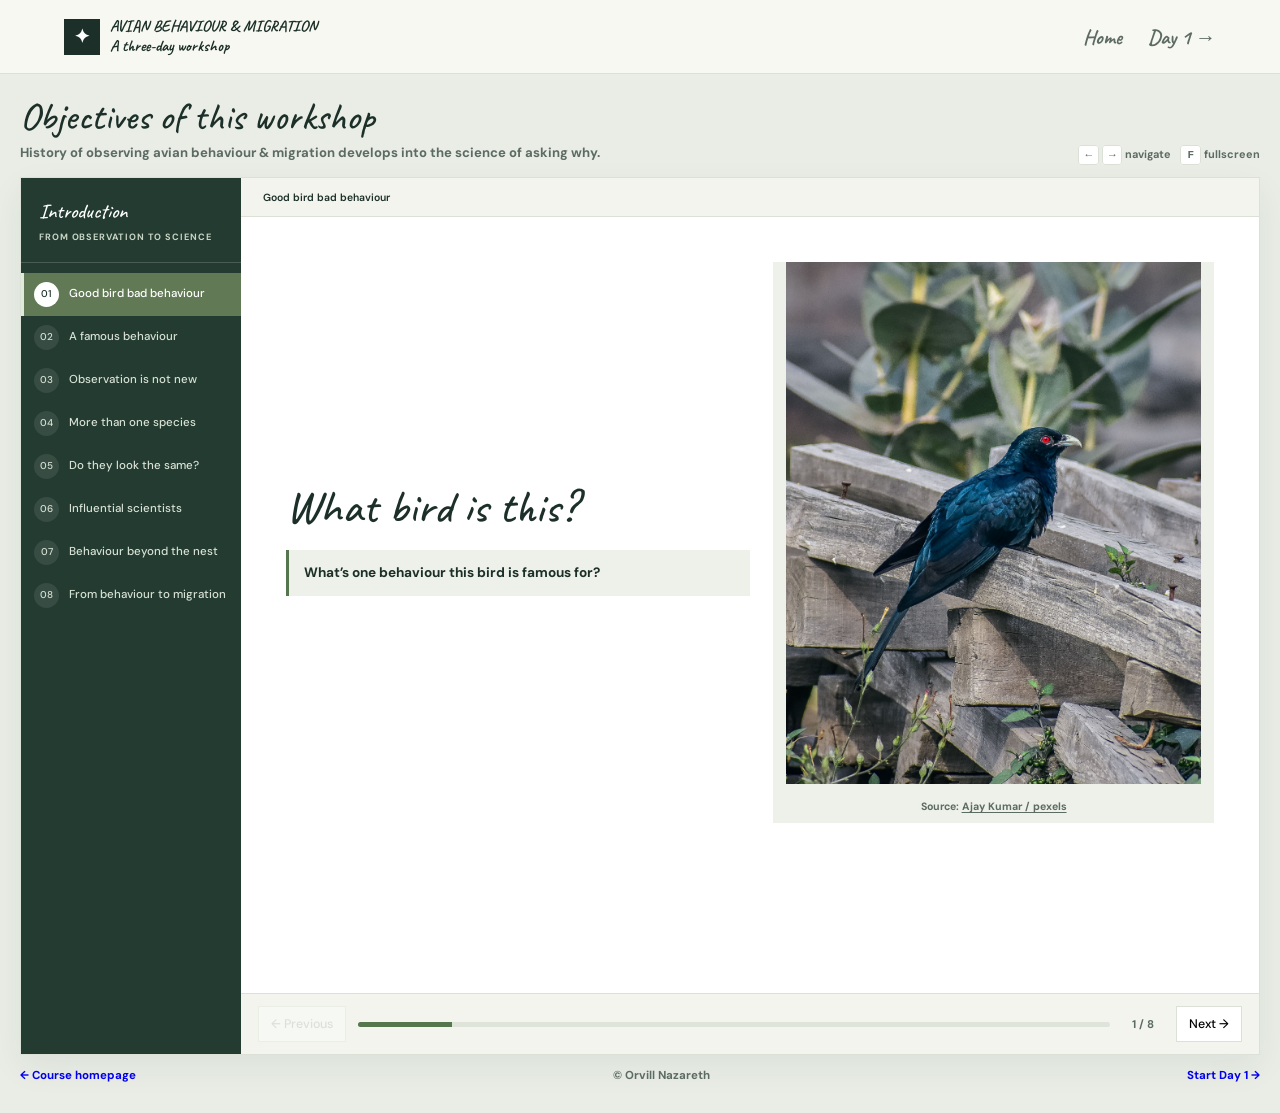
<file: introduction.html>
<!doctype html>
<html lang="en"><head><meta charset="utf-8"><meta name="viewport" content="width=device-width,initial-scale=1"><title>Introduction — Avian Behaviour & Migration</title><link rel="preconnect" href="https://fonts.googleapis.com"><link rel="preconnect" href="https://fonts.gstatic.com" crossorigin><link href="https://fonts.googleapis.com/css2?family=Caveat:wght@400;500;600;700&family=DM+Sans:wght@400;500;600;700&display=swap" rel="stylesheet"><link rel="stylesheet" href="assets/css/slides.css"></head><body>
<header class="nav">
  <a class="brand" href="index.html"style="font-size:1rem;">
    <span class="brand-mark">✦</span>
    <span>AVIAN BEHAVIOUR &amp; MIGRATION<br>A three-day workshop</span>
  </a>
  <nav class="top-links">
    <a href="index.html"style="font-family: 'Caveat', cursive !important; font-size: 1.3rem; font-weight: 700;">Home</a>
    <a href="day-1.html"style="font-family: 'Caveat', cursive !important; font-size: 1.3rem; font-weight: 700;">Day 1 →</a>
  </nav>
</header>
<main class="wrap"><div class="deck-heading"><div><h1>Objectives of this workshop</h1><p>History of observing avian behaviour & migration develops into the science of asking why.</p></div><div class="hint"><kbd>←</kbd> <kbd>→</kbd> navigate &nbsp; <kbd>F</kbd> fullscreen</div></div>
<div class="deck"><aside class="sidebar"><div class="sidebar-title"><strong>Introduction</strong><small>FROM OBSERVATION TO SCIENCE</small></div><nav class="slide-nav" id="slide-nav" aria-label="Slide navigation"></nav></aside>
<section class="stage"><div class="stage-bar"><b id="short-title">Good bird bad behaviour</b></div><div class="slide-window">
<section class="slide active" data-short="Good bird bad behaviour" aria-hidden="false">
    <div class="split intro-hero">
        <div><h2>What bird is this?</h2>
            <p class="callout">What’s one behaviour this bird is famous for?</p>
        </div>
        <figure>
            <img src="assets/images/koel.jpeg">
            <figcaption class="image-source">Source: 
                <a href="https://pexels.com/photo/black-asian-koel-on-logs-17396423" target="_blank" rel="noopener">
                    Ajay Kumar / pexels
                </a>
            </figcaption>
        </figure>
    </div>
</section>
<section class="slide" data-short="A famous behaviour" aria-hidden="true">
  <div class="split">
    <div>
        <h2>Brood parasitism</h2>
      <p class="slide-lead">
        A reproductive strategy in which one species lays its eggs in another species' nest, leaving the host to raise its young.
      </p>

      <div class="callout">
        When did we know about this behaviour?
      </div>
    </div>

    <figure>
      <img
        src="assets/images/crow-koel.jpg"
        alt="A crow and a koel"
        style="width: 100%; max-width: 460px; height: auto; object-fit: contain;"
      >
      <figcaption class="image-source">
        Source:
        <a href="https://facebook.com/groups/naturesocietysingapore/posts/10161165014283213"
           target="_blank" rel="noopener">
          Nature Society Singapore / Facebook
        </a>
      </figcaption>
    </figure>
  </div>
</section>
<section class="slide" data-short="Observation is not new" aria-hidden="true">
    <h2>We have been watching birds for a long time</h2>
    <p class="slide-lead">More than 2,000 years ago, Aristotle described cuckoos laying eggs in the nests of other birds.</p>
    <div class="paper-gallery">
    <figure>
      <img
        src="assets/images/aristotle.jpg"
        alt="Statue of Aristotle"
        style="width:100%; height:230px; object-fit:contain;"
      >
      <figcaption class="image-source">
        Source:
        <a href="https://www.pexels.com/photo/statue-of-aristotle-in-behram-canakkale-32553277/"
           target="_blank" rel="noopener">
          Bilge Karagülle / Pexels
        </a>
      </figcaption>
    </figure>

    <figure>
      <img
        src="assets/images/cuckoo.jpg"
        alt="Common cuckoo perched on a wire"
        style="width:100%; height:230px; object-fit:contain;"
      >
      <figcaption class="image-source">
        Source:
        <a href="https://www.pexels.com/photo/close-up-shot-of-common-cuckoo-perched-on-the-wire-9708608/"
           target="_blank" rel="noopener">
          Rajukhan Pathan / Pexels
        </a>
      </figcaption>
    </figure>
</div>
<div class="callout">How many birds behave this way?</div>
</section>
<section class="slide" data-short="More than one species" aria-hidden="true">

  <div class="split">

    <div>

      <h2>142 host species exploited by 15 cuckoo species!!</h2>

      <p class="slide-lead">
        The study identifies 17 cuckoo species, with 15 confirmed as brood parasites exploiting an extensive network of 142 host species spanning 74 genera and 34 families within the passerine assemblage.
      </p>
    </div>

    <figure>
      <img
        src="assets/images/china-paper.jpg"
        alt="Figure showing host diversity across cuckoo species in China"
        style="display:block; width:100%; height:500px; max-height:none; object-fit:contain;"
      >

      <figcaption class="image-source">
        Source:
        <a href="https://doi.org/10.1111/1749-4877.13009"
           target="_blank" rel="noopener">
          Liu &amp; Yang, 2025
        </a>
      </figcaption>
    </figure>

  </div>

</section>
<section class="slide" data-short="Do they look the same?" aria-hidden="true">
  <h2>As small as a sunbird!</h2>

  <p class="slide-lead">
    The authors opportunistically sighted both a male and female purple-rumped Sunbird,
    <i>Leptocoma zeylonica</i>, feeding a hatchling of the common hawk-cuckoo,
    <i>Hierococcyx varius</i>.
  </p>

  <div class="sunbird-figure">
    <div class="sunbird-images">
      <img
        src="assets/images/male-sunbird.png"
        alt="Male purple-rumped Sunbird"
      >

      <img
        src="assets/images/female-sunbird.png"
        alt="Female purple-rumped Sunbird"
      >
    </div>

    <p class="image-source">
      Source:
      <a href="https://doi.org/10.26515/rzsi/v126/i2/2026/173077"
         target="_blank" rel="noopener">
        Vinjari &amp; Vinjari, 2026
      </a>
    </p>
  </div>
  <div class="callout">What does observing and documenting bird behaviour get me?</div>
</section>
<section class="slide" data-short="Influential scientists" aria-hidden="true">
    <h2>A Nobel Prize for Behavioural Ecology.</h2>
    <p class="slide-lead">In 1973, Karl von Frisch, Konrad Lorenz and Nikolaas Tinbergen shared the Nobel Prize. Their methods primarily involved observing behaviour.</p>
    <div class="paper-gallery">
        <figure>
            <img
            src="assets/images/lorenz.jpg"
            alt="lorenz"
            >
            <figcaption class="image-source">
                Konrad Lorenz<br>Source:
                <a href="https://theamericanmag.com/seeking-oxygen/"
                target="_blank" rel="noopener">
            The American</a>
            </figcaption>
        </figure>
        <figure>
            <img
            src="assets/images/tinbergen.jpg"
            alt="tinbergen"
            >
            <figcaption class="image-source">
                Nikolaas Tinbergen<br>Source: 
                <a href="https://en.wikipedia.org/wiki/Nikolaas_Tinbergen">Wikipedia</a>
            </figcaption>
        </figure>
        </div>
        <div class="callout">What are the applications of this science?</div>
    </section>
<section class="slide" data-short="Behaviour beyond the nest" aria-hidden="true">
  <h2>Sometimes the applications fly beyond conservation.</h2>

  <div class="application-text">
    <div>
      <h1>Homing pigeons</h1>
      <p>
        Carrier pigeons, including the famous Cher Ami, carried messages
        during wartime. Their remarkable homing ability has motivated
        scientific questions about orientation and navigation.
      </p>
    </div>

    <div>
      <h1>V-formations</h1>
      <p>
        Studies of birds flying in formation help researchers investigate
        aerodynamics, flight coordination and the potential energetic
        benefits of positioning.
      </p>
    </div>
  </div>

  <div class="paper-gallery">
    <figure class="paper-figure">
      <img
        src="assets/images/cher-ami.jpg"
        alt="Carrier pigeon"
        style="width:100%; height:220px; max-height:none; object-fit:contain;"
      >
      <figcaption class="image-source">
        Source:
        <a href="https://www.britannica.com/animal/Cher-Ami"
           target="_blank" rel="noopener">Britannica</a>
      </figcaption>
    </figure>

    <figure class="paper-figure">
      <img
        src="assets/images/v-form.jpg"
        alt="Flock of birds flying in a V-formation"
        style="width:100%; height:220px; max-height:none; object-fit:contain;"
      >
      <figcaption class="image-source">
        Source:
        <a href="https://www.pexels.com/photo/flock-of-birds-forming-v-shape-in-flight-35478802/"
           target="_blank" rel="noopener">Marvin / Pexels</a>
      </figcaption>
    </figure>
  </div>

  <div class="callout">
    How do these birds know where to go?!
  </div>
</section>

<section class="slide" data-eyebrow="NEXT UP" data-short="From behaviour to migration" aria-hidden="true">
  <h2>Gather the flock — and let's begin!</h2>

  <div class="cards">
    <a class="card" href="day-1.html">
      <img src="assets/images/flamingo.jpg" alt="flamingo">
      <div class="card-body">
        <div class="meta">
          <span>DAY 01</span>
          <span class="live">AVAILABLE</span>
        </div>
        <h3>Behaviour &amp; Migration</h3>
        <p>Behavioural questions, ethograms, migration patterns and why birds migrate.</p>
        <span class="card-link">Open presentation <b>↗</b></span>
      </div>
    </a>

    <a class="card" href="day-2.html">
      <img src="assets/images/field-cover.jpg" alt="field-cover">
      <div class="card-body">
        <div class="meta">
          <span>DAY 02</span>
          <span>AVAILABLE</span>
        </div>
        <h3>Fieldwork &amp; Methods</h3>
        <p>Turn research questions into observations, sampling plans and field methods.</p>
        <span class="card-link">View outline <b>↗</b></span>
      </div>
    </a>

    <a class="card" href="day-3.html">
      <div class="data-illustration">
        <span></span><span></span><span></span>
        <span></span><span></span><span></span>
      </div>
      <div class="card-body">
        <div class="meta">
          <span>DAY 03</span>
          <span>AVAILABLE</span>
        </div>
        <h3>Research Design &amp; Data</h3>
        <p>Build a research question and consider replication, bias and interpretation.</p>
        <span class="card-link">View outline <b>↗</b></span>
      </div>
    </a>
  </div>
</section>

</div><div class="controls"><button id="prev" disabled>← Previous</button><div class="progress"><span id="progress-fill"></span></div><span class="count" id="count">1 / 10</span><button id="next">Next →</button></div></section></div>
<div class="below"><a href="index.html">← Course homepage</a><span class="copyright">© Orvill Nazareth</span><a href="day-1.html">Start Day 1 →</a></div></main>
<script>(function(){const slides=[...document.querySelectorAll('.slide')],nav=document.getElementById('slide-nav'),prev=document.getElementById('prev'),next=document.getElementById('next'),count=document.getElementById('count'),fill=document.getElementById('progress-fill'),short=document.getElementById('short-title');const names=slides.map((s,i)=>s.dataset.short||('Slide '+(i+1)));let current=0;slides.forEach((s,i)=>{const b=document.createElement('button');b.type='button';b.innerHTML='<span class="num">'+String(i+1).padStart(2,'0')+'</span><span>'+names[i]+'</span>';b.addEventListener('click',()=>show(i));nav.appendChild(b)});const navButtons=[...nav.querySelectorAll('button')];function show(i){current=Math.max(0,Math.min(i,slides.length-1));slides.forEach((s,n)=>{s.classList.toggle('active',n===current);s.setAttribute('aria-hidden',n===current?'false':'true')});navButtons.forEach((b,n)=>{b.classList.toggle('active',n===current);if(n===current)b.setAttribute('aria-current','step');else b.removeAttribute('aria-current')});count.textContent=(current+1)+' / '+slides.length;fill.style.width=((current+1)/slides.length*100)+'%';prev.disabled=current===0;next.disabled=current===slides.length-1;short.textContent=names[current];history.replaceState(null,'','#slide-'+(current+1))}prev.addEventListener('click',()=>show(current-1));next.addEventListener('click',()=>show(current+1));document.addEventListener('keydown',e=>{if(['INPUT','TEXTAREA','SELECT'].includes(document.activeElement.tagName))return;if(['ArrowRight','PageDown',' '].includes(e.key)){e.preventDefault();show(current+1)}if(['ArrowLeft','PageUp'].includes(e.key)){e.preventDefault();show(current-1)}if(e.key.toLowerCase()==='f'){if(!document.fullscreenElement)document.documentElement.requestFullscreen?.();else document.exitFullscreen?.()}});const match=location.hash.match(/slide-(\d+)/);show(match?Number(match[1])-1:0)})();</script></body></html>
</file>
<file: assets/css/site.css>
@import url('https://fonts.googleapis.com/css2?family=DM+Sans:wght@400;500;600;700&family=Playfair+Display:wght@500;600;700&display=swap');
:root{--ink:#1c3029;--muted:#5c6b63;--paper:#f8f8f2;--line:#dce1d8;--sage:#e5ecdf;--green:#55764f;--warm:#f1e3d5;--serif:'Caveat',cursive;--sans:"DM Sans",Arial,sans-serif}*{box-sizing:border-box}body{margin:0;background:var(--paper);color:var(--ink);font-family:var(--sans);line-height:1.6}a{color:inherit}.nav{height:74px;padding:0 5vw;display:flex;align-items:center;justify-content:space-between;border-bottom:1px solid var(--line)}.brand{display:flex;align-items:center;gap:10px;text-decoration:none;font-size:.74rem;letter-spacing:.09em;font-weight:700;line-height:1.2}.brand small{display:block;font-size:.56rem;color:var(--muted);letter-spacing:.14em;margin-top:4px}.brand-mark{display:grid;place-items:center;width:36px;height:36px;background:var(--ink);color:#fff;font-size:1.2rem}.nav nav{display:flex;gap:26px}.nav nav a{text-decoration:none;font-size:.83rem; color:var(--muted)}.hero{display:grid;grid-template-columns:.9fr 1.1fr;gap:4vw;align-items:center;padding:55px 5vw 65px;min-height:540px}.eyebrow{font-size:.66rem;letter-spacing:.14em;font-weight:700;color:var(--green);margin:0 0 13px}.hero h1{font:500 clamp(3.2rem,5.5vw,5.5rem)/1 'Caveat',cursive;letter-spacing:-.05em;margin:0 0 20px}.hero h1 em{color:var(--green)}.lead{font-size:1.05rem;line-height:1.75;color:var(--muted);max-width:480px}.button{display:inline-flex;gap:30px;align-items:center;margin-top:15px;padding:13px 18px;background:var(--ink);color:white;text-decoration:none;font-size:.85rem;font-weight:600}.facts{display:flex;gap:22px;margin-top:34px;padding-top:17px;border-top:1px solid var(--line)}.facts b{display:block;font-size:.83rem}.facts small{display:block;font-size:.66rem;color:var(--muted)}.hero-photo{height:390px;position:relative;overflow:hidden;margin:0;background:#dfe7d8}.hero-photo img{width:100%;height:100%;object-fit:cover}.hero-photo:after{content:"";position:absolute;inset:55% 0 0;background:linear-gradient(transparent,#172d2870)}.hero-photo figcaption{position:absolute;bottom:18px;left:20px;z-index:1;color:white;font-size:.63rem;letter-spacing:.14em;font-weight:700}.programme{padding:70px 5vw 82px;background:#edf0e8}.section-head{display:flex;align-items:end;justify-content:space-between;gap:30px;margin-bottom:28px}.section-head h2,.about h2{font:500 clamp(2.2rem,4vw,3.4rem)/1.1 'Caveat',cursive;letter-spacing:-.04em;margin:0}.section-head>p{max-width:360px;color:var(--muted);margin:0 0 3px}.cards{display:grid;grid-template-columns:repeat(3,1fr);gap:18px}.card{background:white;border:1px solid var(--line);text-decoration:none;display:flex;flex-direction:column;overflow:hidden;transition:transform .2s,box-shadow .2s}.card:hover{transform:translateY(-4px);box-shadow:0 10px 28px #1c302910}.card>img{width:100%;height:185px;object-fit:cover}.card-body{padding:19px 20px;display:flex;flex-direction:column;flex:1}.meta{display:flex;justify-content:space-between;font-size:.61rem;letter-spacing:.1em;font-weight:700;color:var(--muted)}.meta .live{color:var(--green)}.card h3{font:500 1.5rem/1.2 'Caveat',cursive;margin:10px 0}.card p{font-size:.86rem;color:var(--muted);margin:0 0 20px}.card-link{display:flex;justify-content:space-between;border-top:1px solid var(--line);padding-top:13px;font-size:.76rem;font-weight:600;margin-top:auto}.data-illustration{height:185px;display:flex;align-items:end;justify-content:center;gap:10px;padding:25px 40px 0;background:#dfe8d9}.data-illustration span{display:block;width:22px;background:#6e8a66;border-radius:4px 4px 0 0}.data-illustration span:nth-child(1){height:35%}.data-illustration span:nth-child(2){height:72%}.data-illustration span:nth-child(3){height:54%}.data-illustration span:nth-child(4){height:89%}.data-illustration span:nth-child(5){height:65%}.data-illustration span:nth-child(6){height:45%}.about{display:grid;grid-template-columns:1fr 1fr;gap:8vw;padding:62px 5vw;background:var(--warm)}.about p{color:#56645b;margin-top:0}.footer{display:flex;justify-content:space-between;align-items:center;gap:20px;padding:24px 5vw;border-top:1px solid var(--line);font-size:.73rem;color:var(--muted)}.page-main{max-width:1050px;margin:auto;padding:42px 24px 70px}.page-intro{padding:25px 0 30px;border-bottom:1px solid var(--line)}.page-intro h1{font:500 clamp(2.6rem,5vw,4.2rem)/1.05 'Caveat',cursive;letter-spacing:-.04em;margin:0 0 14px}.page-intro p{max-width:720px;color:var(--muted)}.module-list{display:grid;grid-template-columns:1fr 1fr;gap:14px;margin:28px 0}.module{background:#fff;border:1px solid var(--line);padding:20px}.module .num{font-size:.64rem;letter-spacing:.12em;font-weight:700;color:var(--green)}.module h2{font:500 1.3rem 'Caveat',cursive;margin:6px 0}.module p{font-size:.86rem;color:var(--muted);margin:0}.notice{background:#f4e8dc;padding:17px 20px;border-left:3px solid #d49b6c;font-size:.88rem}.back-link{display:inline-block;margin-top:25px;color:var(--green);font-size:.85rem;text-decoration:none}@media(max-width:800px){.hero{grid-template-columns:1fr;gap:28px;padding-top:35px}.hero-photo{height:300px;grid-row:1}.hero h1{font-size:3.5rem}.section-head{display:block}.section-head>p{margin-top:14px}.cards{grid-template-columns:1fr 1fr}.about{grid-template-columns:1fr;gap:14px}}@media(max-width:560px){.nav{padding:0 17px}.nav nav{gap:13px}.nav nav a{font-size:.75rem}.hero{padding:24px 17px 40px}.hero-photo{height:235px}.hero h1{font-size:3rem}.facts{gap:13px}.facts b{font-size:.72rem}.facts small{font-size:.59rem}.programme{padding:48px 17px}.cards,.module-list{grid-template-columns:1fr}.about{padding:45px 17px}.footer{flex-direction:column;align-items:flex-start;padding:22px 17px}.page-main{padding:25px 18px 50px}}
/* Friendly editorial typography */
body{font-family:'Caveat',cursive;font-style:normal;font-weight:700;letter-spacing:0}
.hero h1{letter-spacing:-.04em}
.cards{grid-template-columns:repeat(4,minmax(0,1fr))}
.card h3{font-family:'Caveat',cursive;font-size:1.8rem;line-height:1.05;font-weight:700}
.intro-card img{background:#e8eee4;object-fit:cover}
@media(max-width:1000px){.cards{grid-template-columns:repeat(2,minmax(0,1fr))}}
@media(max-width:620px){.cards{grid-template-columns:1fr}}

/* Paper figures, temporary image placeholders and citations */
.paper-figure,.paper-gallery figure{margin:1rem 0;background:#f0f2e9;border:1px solid #dce4d7;border-radius:16px;overflow:hidden}
.paper-figure img,.paper-gallery img{display:block;width:100%;max-height:320px;object-fit:contain;background:#e8eee4}
.paper-figure figcaption,.paper-gallery figcaption{padding:.75rem 1rem;font-size:.88rem}
.paper-figure a,.paper-gallery a,.paper-citation a{color:#315d47;text-decoration:underline;text-underline-offset:3px;font-weight:700}
.paper-gallery{display:grid;grid-template-columns:repeat(2,minmax(0,1fr));gap:1rem}
.paper-citation{font-family:'Caveat',cursive;font-size:1.7rem;font-weight:700}
.image-placeholder{min-height:220px;padding:1.5rem;display:flex;flex-direction:column;align-items:center;justify-content:center;gap:.5rem;text-align:center;background:repeating-linear-gradient(135deg,#eef1e9,#eef1e9 12px,#e4e9df 12px,#e4e9df 24px);color:#315d47}
.image-placeholder span{font-size:.7rem;letter-spacing:.14em;font-weight:700}
.image-placeholder strong{font-size:1rem;overflow-wrap:anywhere}
.image-placeholder small{font-size:.82rem}
@media(max-width:700px){.paper-gallery{grid-template-columns:1fr}}


*/
:root {
  --serif: 'Caveat', cursive;
  --sans: 'Caveat', cursive;
}
.hero h1, .page-intro h1 {
  font-weight: 700 !important;
  letter-spacing: 0 !important;
}
.section-head h2, .about h2, .card h3, .module h2 {
  font-family: 'Caveat', cursive !important;
  font-weight: 700 !important;
  letter-spacing: 0 !important;
}
.section-heading-blank { min-height: 1px; }



/* Consistent workshop typography: handwritten display, readable sans-serif text */
:root { --serif: 'Caveat', cursive; --sans: 'DM Sans', system-ui, sans-serif; }
html, body, p, li, a, button, input, textarea, select, small, label, figcaption,
nav, .eyebrow, .meta, .hint, .stage-bar, .sidebar-title small, .side-note,
.callout, .site-copyright, .footer, .button, .card-link, .top-links {
  font-family: 'DM Sans', system-ui, sans-serif !important;
}
h1, h2, h3, h4, h5, h6, .brand, .handwritten-question, .focus-question,
.paper-citation, .big-stat strong {
  font-family: 'Caveat', cursive !important;
  letter-spacing: 0 !important;
}
.focus-question {
  font-size: clamp(2.6rem, 5vw, 4.4rem) !important;
  line-height: 1.02 !important;
  font-weight: 700 !important;
  margin: 1.1rem 0 !important;
}
.site-copyright {
  display:flex; align-items:center; justify-content:space-between; gap:1rem;
  padding:1.2rem 4vw; border-top:1px solid var(--line);
  color:var(--muted); font-size:.82rem;
}
.site-copyright .brand { color:var(--ink); text-decoration:none; font-size:.8rem; }


/* Opening slide: focus on behaviour, not bird identification */
.focus-question {
  font-family: 'Caveat', cursive !important;
  font-size: clamp(1.9rem, 3.2vw, 2.8rem) !important;
  line-height: 1.15 !important;
  font-weight: 700 !important;
  margin: 1rem 0 !important;
}
.intro-hero figure img {
  width: 100%;
  height: clamp(280px, 42vh, 440px);
  object-fit: contain;
  object-position: center;
}

/* Opening photograph and source credit */
.intro-hero figure img {
  width: 100%;
  height: clamp(300px, 58vh, 560px);
  object-fit: contain;
  object-position: center;
  background: transparent;
}
.image-source {
  margin-top: .5rem;
  font-family: 'DM Sans', system-ui, sans-serif;
  font-size: .78rem;
  line-height: 1.4;
  text-align: center;
  overflow-wrap: anywhere;
}
.image-source a { color: inherit; text-decoration: underline; text-underline-offset: 2px; }
</file>
<file: assets/css/slides.css>
@import url('https://fonts.googleapis.com/css2?family=DM+Sans:wght@400;500;600;700&family=Playfair+Display:wght@500;600;700&display=swap');:root{--ink:#1c3029;--muted:#5c6b63;--paper:#f8f8f2;--line:#dce1d8;--green:#55764f;--warm:#f1e3d5;--serif:'Caveat',cursive;--sans:"DM Sans",Arial,sans-serif}*{box-sizing:border-box}body{margin:0;background:#e9ede6;color:var(--ink);font-family:var(--sans)}.topbar{height:62px;padding:0 4vw;display:flex;justify-content:space-between;align-items:center;background:var(--paper);border-bottom:1px solid var(--line)}.brand{font-size:.72rem;font-weight:700;letter-spacing:.09em;text-decoration:none}.brand small{display:block;font-size:.56rem;color:var(--muted);letter-spacing:.13em;margin-top:3px}.top-links{display:flex;gap:23px;font-size:.8rem}.top-links a{text-decoration:none;color:var(--muted)}.wrap{max-width:1320px;margin:auto;padding:22px 20px 30px}.deck-heading{display:flex;align-items:end;justify-content:space-between;gap:20px;margin-bottom:16px}.eyebrow{font-size:.63rem;letter-spacing:.14em;font-weight:700;color:var(--green);margin:0 0 6px}.deck-heading h1{font:500 clamp(1.7rem,3vw,2.5rem)/1.1 'Caveat',cursive;margin:0;letter-spacing:-.03em}.deck-heading p{font-size:.82rem;color:var(--muted);margin:6px 0 0}.hint{font-size:.68rem;color:var(--muted);white-space:nowrap}.hint kbd{background:#fff;border:1px solid var(--line);border-radius:3px;padding:3px 6px}.deck{display:grid;grid-template-columns:220px minmax(0,1fr);min-height:600px;background:#fff;border:1px solid var(--line);box-shadow:0 12px 32px #1c302910}.sidebar{background:#233b30;color:#fff;display:flex;flex-direction:column;padding:20px 0}.sidebar-title{padding:0 18px 17px;border-bottom:1px solid #ffffff2c}.sidebar-title strong{display:block;font:500 1.3rem 'Caveat',cursive}.sidebar-title small{font-size:.57rem;letter-spacing:.1em;color:#c9d5c5}.slide-nav{padding:10px 0;display:flex;flex-direction:column}.slide-nav button{display:flex;gap:10px;align-items:center;text-align:left;background:none;border:0;color:#d8e1d5;padding:9px 13px;font:500 .72rem var(--sans);line-height:1.3;cursor:pointer}.slide-nav button.active{background:#617a55;color:#fff;border-left:3px solid #e0eadb;padding-left:10px}.slide-nav button:hover{background:#ffffff14}.num{display:grid;place-items:center;flex:0 0 25px;height:25px;background:#ffffff18;border-radius:50%;font-size:.62rem}.slide-nav button.active .num{background:#fff;color:var(--ink)}.side-note{margin-top:auto;border-top:1px solid #ffffff2c;padding:16px 18px 0;font-size:.66rem;color:#c9d5c5}.stage{display:flex;flex-direction:column;min-width:0}.stage-bar{height:39px;background:#f2f4ed;border-bottom:1px solid var(--line);display:flex;align-items:center;justify-content:space-between;padding:0 22px;font-size:.65rem;color:var(--muted)}.stage-bar b{color:var(--ink);font-weight:600}.slide-window{flex:1;min-height:510px}.slide{display:none;min-height:510px;padding:clamp(24px,3.8vw,45px);animation:fade .18s ease}.slide.active{display:block}.slide h2{font:500 clamp(2rem,3.6vw,3.2rem)/1.08 'Caveat',cursive;letter-spacing:-.045em;margin:7px 0 18px}.slide h2 em{color:var(--green)}.slide h3{font:500 1.15rem 'Caveat',cursive;margin:0 0 7px}.slide p,.slide li{font-size:.85rem;line-height:1.6}.slide-lead{font-size:1.02rem!important;color:var(--muted);line-height:1.7!important}.feature-grid{display:grid;grid-template-columns:repeat(3,1fr);gap:11px;margin:20px 0}.feature-grid>div{background:#edf1e9;padding:15px}.feature-grid span{font:500 1.3rem 'Caveat',cursive;color:var(--green)}.feature-grid h3{margin:4px 0}.feature-grid p{margin:0;color:var(--muted);font-size:.77rem}.wide-photo{width:100%;height:200px;object-fit:cover;display:block}.split{display:grid;grid-template-columns:1fr .95fr;gap:23px;align-items:center}.split figure{margin:0;background:#edf1e9}.split figure img{width:100%;height:230px;object-fit:cover;display:block}.split figcaption{padding:8px 10px;font-size:.66rem;color:var(--muted)}.slide ul{padding-left:20px}.slide li{margin:7px 0}.callout{padding:12px 15px;background:#edf1e9;border-left:3px solid var(--green);font-size:.81rem;line-height:1.5;margin-top:18px}.tile-grid{display:grid;grid-template-columns:repeat(3,1fr);gap:10px}.tile-grid article{padding:13px 14px;border:1px solid var(--line);background:#fff}.tile-grid article>b,.tile-grid article>span{font-size:.63rem;color:var(--green);font-weight:700}.tile-grid h3{margin:6px 0}.tile-grid p{font-size:.76rem;color:var(--muted);margin:0}.tile-grid.four-tiles{grid-template-columns:1fr 1fr}.tile-grid .symbol{font:500 1.8rem 'Caveat',cursive;color:var(--green)}.example{padding:22px;background:var(--warm);border-left:3px solid #d49b6c}.example>span{font-size:.6rem;font-weight:700;letter-spacing:.12em;color:#986842}.example p{margin-bottom:0}.example small{display:block;color:var(--muted);margin-top:12px}.scenario{padding:17px 20px;background:#edf1e9}.scenario p{margin:0}.task-grid{display:grid;grid-template-columns:repeat(3,1fr);gap:10px;margin:18px 0}.task-grid>div{border:1px solid var(--line);padding:12px}.task-grid b{font:500 1.3rem 'Caveat',cursive;color:var(--green)}.task-grid h3{margin:4px 0}.task-grid p{font-size:.76rem;color:var(--muted);margin:0}.slide label{display:block;font-size:.76rem;font-weight:700;margin:14px 0 6px}.slide textarea{display:block;width:100%;min-height:65px;border:1px solid #cbd4c8;background:white;padding:10px;font:400 .8rem var(--sans);resize:vertical}.four{display:grid;grid-template-columns:repeat(4,1fr);gap:10px;margin:20px 0}.four article{background:#edf1e9;padding:14px;min-height:170px}.four article:nth-child(3),.four article:nth-child(4){background:var(--warm)}.four article>b{font:500 1.25rem 'Caveat',cursive;color:var(--green)}.four h3{margin:5px 0}.four p{font-size:.73rem;margin:0 0 14px}.four small{font-size:.55rem;letter-spacing:.1em;color:var(--muted);font-weight:700}.quiz{max-width:790px;background:#edf1e9;padding:22px}.quiz>p{font-size:.97rem;margin:0 0 16px}.answers{display:grid;grid-template-columns:1fr 1fr;gap:9px}.answers button{background:white;border:1px solid #cbd4c8;padding:12px;text-align:left;font:500 .82rem var(--sans);cursor:pointer}.answers button:hover{background:#f6f8f3}.answers button.correct{background:#dcebd6;border-color:#709467}.answers button.incorrect{background:#f3dfd1;border-color:#bf7d55}.feedback{min-height:25px;font-size:.8rem!important;color:var(--muted);margin:12px 0 0!important}.definitions{border:1px solid var(--line)}.definitions p{display:grid;grid-template-columns:100px 1fr;gap:10px;padding:10px 12px;margin:0;border-bottom:1px solid var(--line);font-size:.76rem}.definitions p:last-child{border:0}.definitions span{color:var(--muted)}.table-wrap{overflow:auto}.slide table{width:100%;border-collapse:collapse;font-size:.78rem}.slide th,.slide td{text-align:left;padding:11px;border-bottom:1px solid var(--line)}.slide th{font-size:.6rem;letter-spacing:.1em;color:var(--green);text-transform:uppercase}.budget{display:grid;grid-template-columns:1fr auto;gap:8px 15px;background:#edf1e9;padding:15px;margin-top:18px}.budget span{display:block;font-size:.75rem;color:var(--muted)}.bar{height:12px;background:#d6dfd1;border-radius:10px;overflow:hidden}.bar span{display:block;width:45%;height:100%;background:#66875d}.budget strong{font-size:.8rem;color:var(--green)}.budget p{grid-column:1/-1;margin:0;font-size:.72rem;color:var(--muted)}.reveal{padding:9px 12px;background:#fff;border:1px solid #b9c8b3;margin-top:10px;font:500 .77rem var(--sans);cursor:pointer}.suggested{background:var(--warm);padding:13px 15px;margin-top:10px;border-left:3px solid #d49b6c}.suggested[hidden]{display:none}.suggested p,.suggested li{font-size:.76rem}.cycle{display:flex;justify-content:space-between;align-items:center;gap:7px;margin:30px 0}.cycle div{display:flex;align-items:center;flex-direction:column;gap:6px;text-align:center}.cycle b{display:grid;place-items:center;width:34px;height:34px;border-radius:50%;background:#dfe8d9}.cycle span{font-size:.72rem}.cycle i{font-style:normal;color:var(--green)}.benefits,.costs{padding:19px 22px}.benefits{background:#e4eddf}.costs{background:var(--warm)}.recap{display:grid;grid-template-columns:1fr 1fr;gap:10px}.recap p{margin:0;background:#ffffff14;border:1px solid #ffffff2c;padding:13px}.recap b{color:#c9d9c3;margin-right:8px}.end-slide{background:#233b30;color:#fff}.end-slide .eyebrow{color:#c9d9c3}.end-slide h2 em{color:#c9d9c3}.end-slide .recap p{color:#f2f5ef}.next-day{display:flex;align-items:center;gap:13px;flex-wrap:wrap;margin-top:21px;padding-top:15px;border-top:1px solid #ffffff40}.next-day span{font-size:.59rem;letter-spacing:.12em;color:#c9d9c3}.next-day b{font-size:.8rem}.next-day a{margin-left:auto;color:white;text-decoration:none;font-size:.77rem;border-bottom:1px solid #ffffff70}.controls{display:flex;align-items:center;gap:12px;padding:12px 17px;background:#f2f4ed;border-top:1px solid var(--line)}.controls button{background:white;border:1px solid var(--line);padding:9px 12px;font:500 .78rem var(--sans);cursor:pointer}.controls button:disabled{opacity:.35;cursor:not-allowed}.progress{height:5px;background:#dfe4db;flex:1;border-radius:8px;overflow:hidden}.progress span{display:block;height:100%;width:0;background:var(--green);transition:width .2s}.count{font-size:.7rem;color:var(--muted);min-width:42px;text-align:center}.below{display:flex;justify-content:space-between;gap:15px;margin-top:13px;font-size:.72rem;color:var(--muted)}.below a{text-decoration:none}.below a:hover{text-decoration:underline}@keyframes fade{from{opacity:.5;transform:translateY(3px)}to{opacity:1;transform:none}}@media(max-width:850px){.deck{grid-template-columns:190px 1fr}.four{grid-template-columns:1fr 1fr}.slide-window,.slide{min-height:560px}}@media(max-width:640px){.topbar{padding:0 15px}.top-links{gap:12px}.wrap{padding:15px 8px}.deck-heading{display:block}.hint{margin-top:10px}.deck{grid-template-columns:1fr}.sidebar{padding:9px 0}.sidebar-title{padding:0 13px 9px}.sidebar-title strong{font-size:1.1rem}.sidebar-title small{display:none}.slide-nav{flex-direction:row;overflow-x:auto;padding:7px;gap:4px}.slide-nav button{flex:0 0 auto;padding:7px 8px;font-size:.66rem;border-radius:3px}.slide-nav button.active{border-left:0;padding-left:8px}.num{flex-basis:22px;height:22px}.side-note{display:none}.slide-window,.slide{min-height:600px}.slide{padding:22px 16px}.split{grid-template-columns:1fr}.split figure img{height:180px}.feature-grid,.task-grid,.four,.tile-grid{grid-template-columns:1fr 1fr}.answers{grid-template-columns:1fr}.stage-bar{padding:0 12px}.controls{gap:7px;padding:9px}.controls button{padding:8px 9px;font-size:.7rem}.below{flex-wrap:wrap}.cycle{flex-wrap:wrap;justify-content:center}.cycle i{display:none}.cycle div{width:28%}.budget{grid-template-columns:1fr}.budget strong{grid-column:1}.recap{grid-template-columns:1fr}.next-day a{margin-left:0}}
/* Visual support and between-module knowledge checks */
.visual-panel{margin:1rem 0 1.2rem;background:#edf1e9;border-radius:16px;overflow:hidden;border:1px solid #dbe4d6}
.visual-panel img{display:block;width:100%;max-height:230px;object-fit:contain;padding:8px;box-sizing:border-box}
.visual-panel figcaption{font-size:.82rem;color:#53675a;padding:0 14px 12px}
.quiz-slide .quiz-options{display:grid;gap:.65rem;margin:1.25rem 0}
.quiz-option{display:flex;align-items:flex-start;gap:.8rem;text-align:left;padding:.85rem 1rem;border:1px solid #d3ddd0;border-radius:12px;background:#fffdf7;color:#233b30;cursor:pointer;font:inherit;line-height:1.4}
.quiz-option b{display:inline-grid;place-items:center;min-width:1.7rem;height:1.7rem;border-radius:50%;background:#e7eee4;color:#315d47}
.quiz-option:hover{border-color:#6f8f70}
.quiz-option.correct{border-color:#4f8059;background:#e5f0e2}
.quiz-option.incorrect{border-color:#c88772;background:#f7e8e2}
.feedback{padding:.85rem 1rem;background:#f2f1e9;border-radius:10px;min-height:1.5rem}
@media(max-width:700px){.visual-panel img{max-height:180px}}

/* Friendly editorial typography and intro slide layouts */
body{font-family:'Caveat',cursive;font-style:normal;font-weight:700;letter-spacing:0}
.slide h2{letter-spacing:-.035em}
.handwritten-question{font-family:'Caveat',cursive;font-size:2rem;font-weight:700;color:#416b4c;transform:rotate(-2deg);margin:1rem 0}
.timeline{display:grid;grid-template-columns:1fr 1fr;gap:1rem;margin:1.5rem 0}
.timeline>div,.scientist-grid article,.four-questions article{background:#f0f2e9;border:1px solid #dce4d7;border-radius:16px;padding:1.1rem}
.timeline span,.scientist-grid article>span,.four-questions article>span{font-size:.75rem;letter-spacing:.1em;color:#577d5d;font-weight:700}
.big-stat{display:grid;grid-template-columns:auto 1fr auto 1fr;align-items:center;gap:.8rem;background:#e7eee4;border-radius:18px;padding:1.5rem;margin:1.4rem 0}
.big-stat strong{font-family:'Caveat',cursive;font-size:4.2rem;line-height:1;color:#315d47}
.big-stat i{font-style:normal;color:#657767}
.scientist-grid,.four-questions{display:grid;grid-template-columns:repeat(3,minmax(0,1fr));gap:.8rem;margin:1.4rem 0}
.four-questions{grid-template-columns:repeat(2,minmax(0,1fr))}
.small-note{font-size:.85rem;color:#657767}
.intro-hero figure img{background:#e8eee4;object-fit:cover}
@media(max-width:800px){.timeline,.scientist-grid{grid-template-columns:1fr}.big-stat{grid-template-columns:auto 1fr}.big-stat i{display:none}.four-questions{grid-template-columns:1fr 1fr}}

/* Paper figures, temporary image placeholders and citations */
.paper-figure,.paper-gallery figure{margin:1rem 0;background:#f0f2e9;border:1px solid #dce4d7;border-radius:16px;overflow:hidden}
.paper-figure img,.paper-gallery img{display:block;width:100%;max-height:320px;object-fit:contain;background:#e8eee4}
.paper-figure figcaption,.paper-gallery figcaption{padding:.75rem 1rem;font-size:.88rem}
.paper-figure a,.paper-gallery a,.paper-citation a{color:#315d47;text-decoration:underline;text-underline-offset:3px;font-weight:700}
.paper-gallery{display:grid;grid-template-columns:repeat(2,minmax(0,1fr));gap:1rem}
.paper-citation{font-family:'Caveat',cursive;font-size:1.7rem;font-weight:700}
.image-placeholder{min-height:220px;padding:1.5rem;display:flex;flex-direction:column;align-items:center;justify-content:center;gap:.5rem;text-align:center;background:repeating-linear-gradient(135deg,#eef1e9,#eef1e9 12px,#e4e9df 12px,#e4e9df 24px);color:#315d47}
.image-placeholder span{font-size:.7rem;letter-spacing:.14em;font-weight:700}
.image-placeholder strong{font-size:1rem;overflow-wrap:anywhere}
.image-placeholder small{font-size:.82rem}
@media(max-width:700px){.paper-gallery{grid-template-columns:1fr}}


*/
:root {
  --serif: 'Caveat', cursive;
  --sans: 'Caveat', cursive;
}
.hero h1, .page-intro h1 {
  font-weight: 700 !important;
  letter-spacing: 0 !important;
}
.section-head h2, .about h2, .card h3, .module h2 {
  font-family: 'Caveat', cursive !important;
  font-weight: 700 !important;
  letter-spacing: 0 !important;
}
.section-heading-blank { min-height: 1px; }



/* Consistent workshop typography: handwritten display, readable sans-serif text */
:root { --serif: 'Caveat', cursive; --sans: 'DM Sans', system-ui, sans-serif; }
html, body, p, li, a, button, input, textarea, select, small, label, figcaption,
nav, .eyebrow, .meta, .hint, .stage-bar, .sidebar-title small, .side-note,
.callout, .site-copyright, .footer, .button, .card-link, .top-links {
  font-family: 'DM Sans', system-ui, sans-serif !important;
}
h1, h2, h3, h4, h5, h6, .brand, .handwritten-question, .focus-question,
.paper-citation, .big-stat strong {
  font-family: 'Caveat', cursive !important;
  letter-spacing: 0 !important;
}
.focus-question {
  font-size: clamp(2.6rem, 5vw, 4.4rem) !important;
  line-height: 1.02 !important;
  font-weight: 700 !important;
  margin: 1.1rem 0 !important;
}
.site-copyright {
  display:flex; align-items:center; justify-content:space-between; gap:1rem;
  padding:1.2rem 4vw; border-top:1px solid var(--line);
  color:var(--muted); font-size:.82rem;
}
.site-copyright .brand { color:var(--ink); text-decoration:none; font-size:.8rem; }


/* Opening slide: focus on behaviour, not bird identification */
.focus-question {
  font-family: 'Caveat', cursive !important;
  font-size: clamp(1.9rem, 3.2vw, 2.8rem) !important;
  line-height: 1.15 !important;
  font-weight: 700 !important;
  margin: 1rem 0 !important;
}
.intro-hero figure img {
  width: 100%;
  height: clamp(280px, 42vh, 440px);
  object-fit: contain;
  object-position: center;
}

/* Opening photograph and source credit */
.intro-hero figure img {
  width: 100%;
  height: clamp(300px, 58vh, 560px);
  object-fit: contain;
  object-position: center;
  background: transparent;
}
.image-source {
  margin-top: .5rem;
  font-family: 'DM Sans', system-ui, sans-serif;
  font-size: .78rem;
  line-height: 1.4;
  text-align: center;
  overflow-wrap: anywhere;
}
.image-source a { color: inherit; text-decoration: underline; text-underline-offset: 2px; }


/* Match the introduction header to the homepage */
.nav {
  height: 74px;
  padding: 0 5vw;
  display: flex;
  align-items: center;
  justify-content: space-between;
  background: var(--paper);
  border-bottom: 1px solid var(--line);
}

.nav .brand {
  display: flex;
  align-items: center;
  gap: 10px;
  color: var(--ink);
  text-decoration: none;
  font-family: "DM Sans", Arial, sans-serif;
  font-size: 0.74rem;
  letter-spacing: 0.09em;
  font-weight: 700;
  line-height: 1.2;
}

.nav .brand-mark {
  display: grid;
  place-items: center;
  flex: 0 0 36px;
  width: 36px;
  height: 36px;
  background: var(--ink);
  color: #fff;
  font-family: "DM Sans", Arial, sans-serif;
  font-size: 1.2rem;
}

.nav .top-links {
  display: flex;
  align-items: center;
  gap: 26px;
  font-family: "DM Sans", Arial, sans-serif;
  font-size: 0.83rem;
}

.nav .top-links a {
  color: var(--muted);
  text-decoration: none;
  font-family: "DM Sans", Arial, sans-serif;
  font-size: 0.83rem;
}

.nav .top-links a:hover {
  color: var(--ink);
}

@media (max-width: 560px) {
  .nav {
    padding: 0 17px;
  }

  .nav .top-links {
    gap: 13px;
  }

  .nav .top-links a {
    font-size: 0.75rem;
  }
}
/* Tight spacing on the brood parasitism slide */
.slide h2.tight-title {
  margin-top: 0 !important;
  margin-bottom: 0 !important;
  line-height: 1 !important;
}

.slide h2.tight-title + .split {
  margin-top: 0 !important;
  padding-top: 0 !important;
}

.slide h2.tight-title + .split .slide-lead {
  margin-top: 0 !important;
}

.paper-gallery figcaption.image-source {
  font-size: .66rem;
  color: var(--muted);
  padding: 8px 10px;
}

.paper-gallery figcaption.image-source a {
  color: inherit;
  font-weight: 400;
}

.sunbird-figure {
  margin: 1rem 0;
  padding: 12px;
  background: #f0f2e9;
  border: 1px solid #dce4d7;
  border-radius: 16px;
}

.sunbird-images {
  display: grid;
  grid-template-columns: 1fr 1fr;
  gap: 12px;
  align-items: center;
}

.sunbird-images img {
  display: block;
  width: 100%;
  height: 260px;
  object-fit: contain;
}

.sunbird-figure .image-source {
  margin: 8px 0 0;
  font-family: 'DM Sans', system-ui, sans-serif;
  font-size: .66rem;
  line-height: 1.4;
  text-align: center;
  color: var(--muted);
  overflow-wrap: anywhere;
}

.application-text {
  display: grid;
  grid-template-columns: 1fr 1fr;
  gap: 23px;
  align-items: start;
}

.application-text h3 {
  margin-top: 0;
}

/* Final slide: workshop day cards */
.slide .cards {
  display: grid;
  grid-template-columns: repeat(3, minmax(0, 1fr));
  gap: 18px;
  margin-top: 24px;
}

.slide .card {
  min-width: 0;
  background: white;
  border: 1px solid var(--line);
  text-decoration: none;
  display: flex;
  flex-direction: column;
  overflow: hidden;
}

.slide .card > img,
.slide .card > .data-illustration {
  width: 100%;
  height: 150px;
  object-fit: cover;
}

.slide .card-body {
  padding: 14px;
  display: flex;
  flex-direction: column;
  flex: 1;
}

.slide .card h3 {
  margin: 10px 0;
  font-size: 1.5rem;
  line-height: 1.1;
}

.slide .card p {
  font-size: .78rem;
  line-height: 1.5;
  margin: 0 0 16px;
}

.slide .card .meta {
  display: flex;
  justify-content: space-between;
  gap: 8px;
  font-size: .58rem;
}

.slide .card .card-link {
  display: flex;
  justify-content: space-between;
  border-top: 1px solid var(--line);
  padding-top: 10px;
  font-size: .7rem;
  margin-top: auto;
}

@media (max-width: 850px) {
  .slide .cards {
    grid-template-columns: 1fr;
  }
}

/* Desktop: keep the sidebar within the viewport and scroll its slide list */
@media (min-width: 641px) {
  .sidebar {
    position: sticky;
    top: 12px;
    align-self: start;
    height: calc(100vh - 24px);
    min-height: 0;
    background: #233b30
  }

  .slide-nav {
    flex: 1;
    min-height: 0;
    overflow-y: auto;
    overflow-x: hidden;
  }
}

/* Subtle scrollbar for the slide navigation */
.slide-nav {
  scrollbar-width: thin;
  scrollbar-color: #789080 #233b30;
}

.slide-nav::-webkit-scrollbar {
  width: 6px;
}

.slide-nav::-webkit-scrollbar-track {
  background: #233b30;
}

.slide-nav::-webkit-scrollbar-thumb {
  background: #789080;
  border-radius: 10px;
}

.slide-nav::-webkit-scrollbar-thumb:hover {
  background: #a8b9aa;
}

/* Six behaviour categories in one row */
.tile-grid.six-tiles {
  grid-template-columns: repeat(6, minmax(0, 1fr));
  gap: 8px;
}

.tile-grid.six-tiles article {
  min-width: 0;
  padding: 10px 8px;
}

.tile-grid.six-tiles article h3 {
  font-size: 1.1rem;
  line-height: 1.1;
  overflow-wrap: anywhere;
}

.tile-grid.six-tiles article p {
  font-size: 0.7rem;
  line-height: 1.4;
}

.tile-grid.six-tiles article figure {
  margin: 8px 0 0;
}

.tile-grid.six-tiles article img {
  display: block;
  width: 100%;
  height: 210px;
  object-fit: cover;
}

/* Two rows of three on narrower screens */
@media (max-width: 1000px) {
  .tile-grid.six-tiles {
    grid-template-columns: repeat(3, minmax(0, 1fr));
  }
}

/* Click-to-enlarge images */
.tile-grid.six-tiles article img {
  cursor: zoom-in;
}

.image-lightbox {
  display: none;
  position: fixed;
  inset: 0;
  z-index: 9999;
  background: rgba(20, 35, 28, 0.9);
  align-items: center;
  justify-content: center;
  padding: 24px;
  cursor: zoom-out;
}

.image-lightbox.open {
  display: flex;
}

.image-lightbox img {
  max-width: 90vw;
  max-height: 90vh;
  width: auto;
  height: auto;
  object-fit: contain;
}

/* Images inside the four-question cards */
.four article figure {
  margin: 10px 0;
}

.four article img {
  display: block;
  width: 100%;
  height: 150px;
  object-fit: contain;
}

/* Keep images inside the four movement-type tiles contained */
.tile-grid.four-tiles article figure {
  margin: 10px 0;
}

.tile-grid.four-tiles article img {
  display: block;
  width: 100%;
  height: 150px;
  object-fit: contain;
}


/* Arrange all three cards in one row */
.cards {
  display: grid;
  grid-template-columns: repeat(3, minmax(0, 1fr));
  gap: 24px;
  align-items: stretch;
}

/* Keep the card text and colours consistent */
.cards .card {
  display: block;
  min-width: 0;
  color: inherit;
  text-decoration: none;
  border-radius: 14px;
  overflow: hidden;
  transition: transform 0.25s ease, box-shadow 0.25s ease;
}

/* Prevent links and headings from turning blue */
.cards .card:link,
.cards .card:visited,
.cards .card:hover,
.cards .card:active {
  color: inherit;
  text-decoration: none;
}

/* Keep card images consistent */
.cards .card > img {
  display: block;
  width: 100%;
  height: 190px;
  object-fit: cover;
}

/* Make the card respond to hover */
.cards .card:hover {
  transform: translateY(-6px);
  box-shadow: 0 12px 28px rgba(0, 0, 0, 0.14);
}

/* Keep the hover effect accessible to keyboard users */
.cards .card:focus-visible {
  outline: 2px solid currentColor;
  outline-offset: 4px;
}

/* Prevent the cards from becoming too cramped on tablets */
@media (max-width: 800px) {
  .cards {
    grid-template-columns: repeat(2, minmax(0, 1fr));
  }
}

/* Stack them on smaller mobile screens */
@media (max-width: 520px) {
  .cards {
    grid-template-columns: 1fr;
  }
}

.module-1-quiz .quiz-option {
  font-size: 0.85rem;
  padding: 5px 8px;
  line-height: 1.2;
  gap: 8px;
}

.module-1-quiz .quiz-option b {
  font-size: 0.8rem;
}

.module-1-quiz .quiz-option span {
  font-size: 0.85rem;
  line-height: 1.2;
}

.module-1-quiz .quiz-options .feedback {
  margin: 2px 0 0;
  padding: 0;
  line-height: 1.3;
}

///////////////////////////////////////////////////////////////////
//match the following quiz
///////////////////////////////////////////////////////////////////

/* Method-matching quiz */
.matching-quiz {
  display: grid;
  gap: 12px;
  margin-top: 18px;
}

.match-row {
  display: grid;
  grid-template-columns: minmax(0, 1.2fr) minmax(220px, 1fr);
  gap: 10px 20px;
  align-items: center;
  padding: 14px 16px;
  border: 1px solid #dce3da;
  border-radius: 12px;
  background: rgba(255, 255, 255, 0.55);
}

.match-question {
  display: flex;
  gap: 12px;
  align-items: flex-start;
}

.match-number {
  display: grid;
  place-items: center;
  flex: 0 0 32px;
  width: 32px;
  height: 32px;
  border-radius: 50%;
  background: #e5ece2;
  color: #405b43;
  font-weight: 700;
  font-size: 0.85rem;
}

.match-question h3 {
  margin: 0 0 4px;
}

.match-question p {
  margin: 0;
}

.match-answer {
  display: grid;
  gap: 6px;
}

.match-answer label {
  font-size: 0.78rem;
  font-weight: 700;
  opacity: 0.75;
}

.match-answer select {
  width: 100%;
  min-width: 0;
  padding: 10px;
  border: 1px solid #cbd5c7;
  border-radius: 8px;
  background: #fff;
  color: #263329;
  font: inherit;
  font-size: 0.9rem;
}

.match-row.is-correct {
  border-color: #6d9870;
  background: #f0f6ed;
}

.match-row.is-incorrect {
  border-color: #c58b77;
  background: #fbf1ed;
}

.match-feedback {
  grid-column: 2;
  margin: -2px 0 0;
  font-size: 0.85rem;
  font-weight: 600;
}

.match-feedback:empty {
  display: none;
}

.match-controls {
  display: flex;
  align-items: center;
  flex-wrap: wrap;
  gap: 10px;
  margin-top: 4px;
}

.match-submit,
.match-reset {
  padding: 10px 16px;
  border: 0;
  border-radius: 8px;
  font: inherit;
  font-weight: 700;
  cursor: pointer;
}

.match-submit {
  background: #405b43;
  color: #fff;
}

.match-reset {
  background: #e7ebe5;
  color: #263329;
}

.match-score {
  margin: 0;
  font-weight: 700;
}

.match-explanation {
  padding: 16px 18px;
  border-left: 4px solid #789873;
  border-radius: 8px;
  background: #f1f4ee;
}

.match-explanation h3 {
  margin-top: 0;
}

.match-explanation li {
  margin-bottom: 8px;
}

.match-takeaway {
  margin-bottom: 0;
  font-weight: 700;
}

@media (max-width: 700px) {
  .match-row {
    grid-template-columns: 1fr;
  }

  .match-feedback {
    grid-column: 1;
  }
}
</file>
